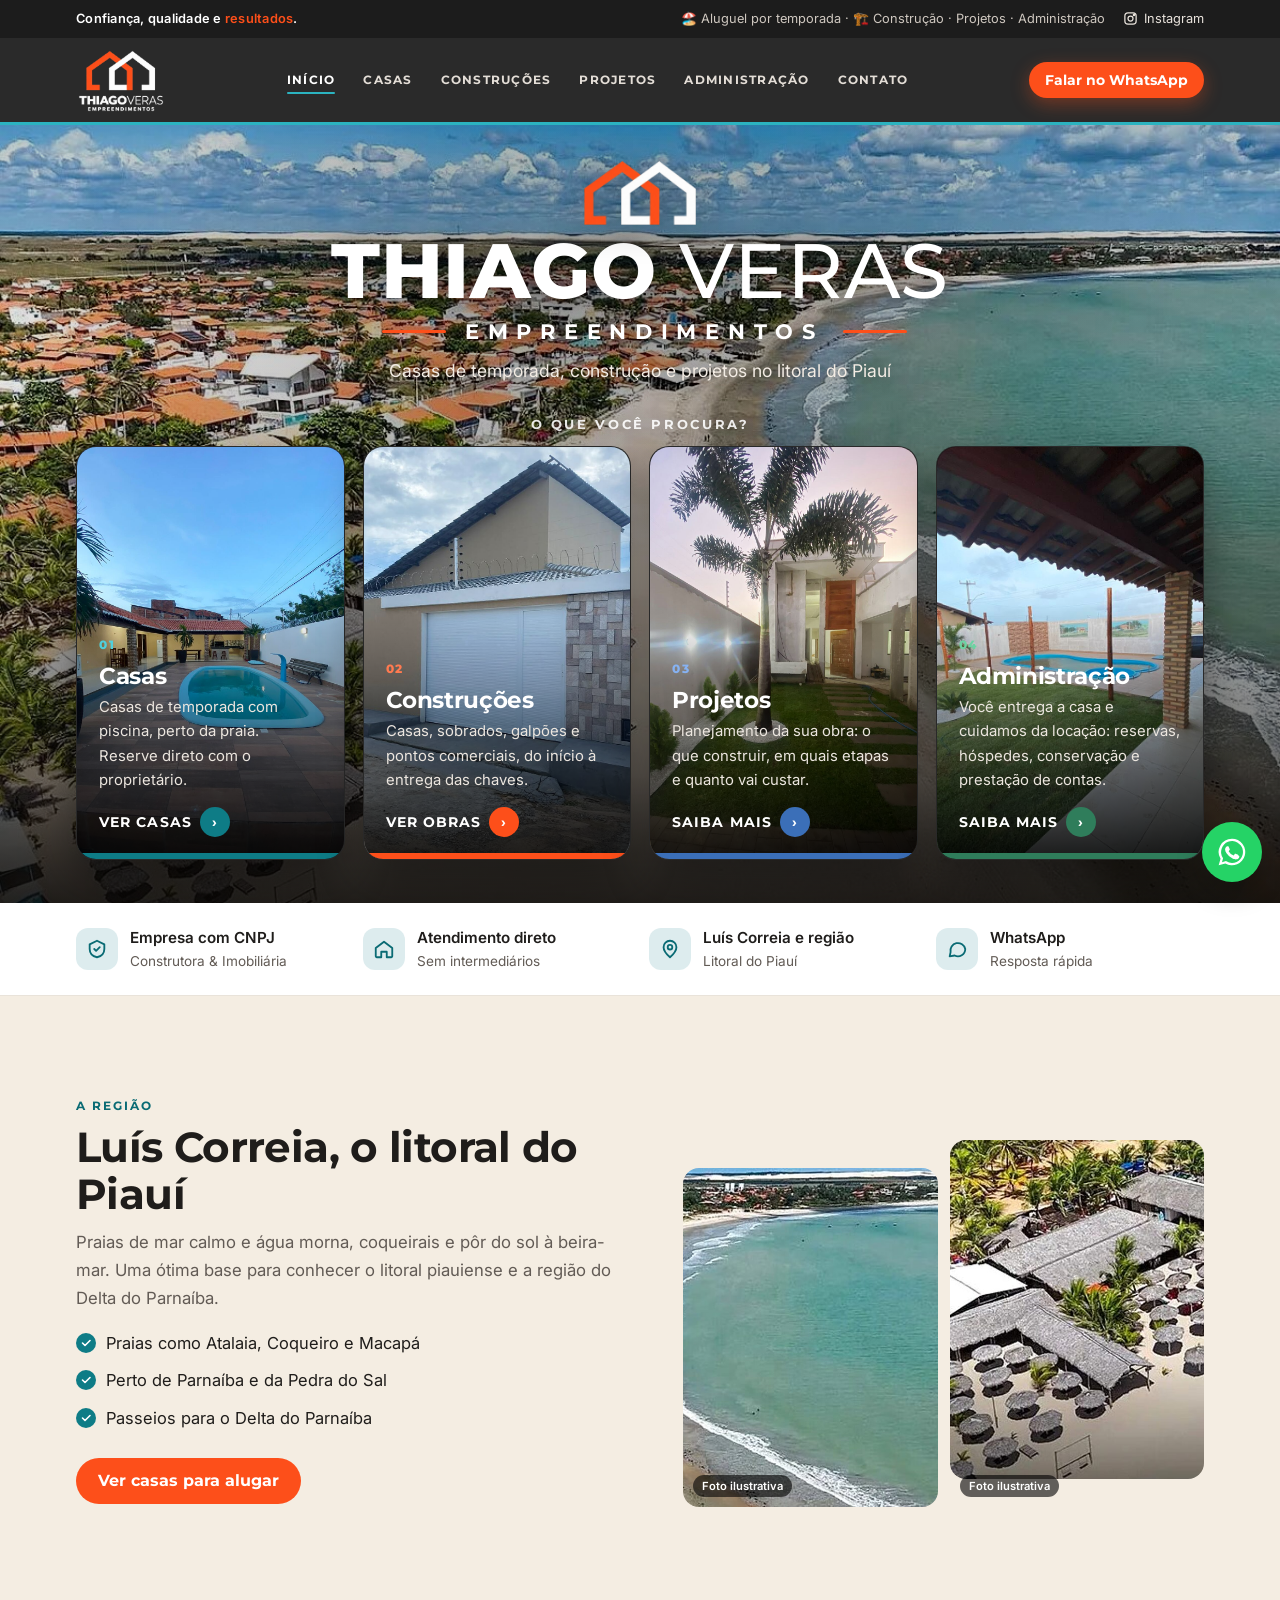
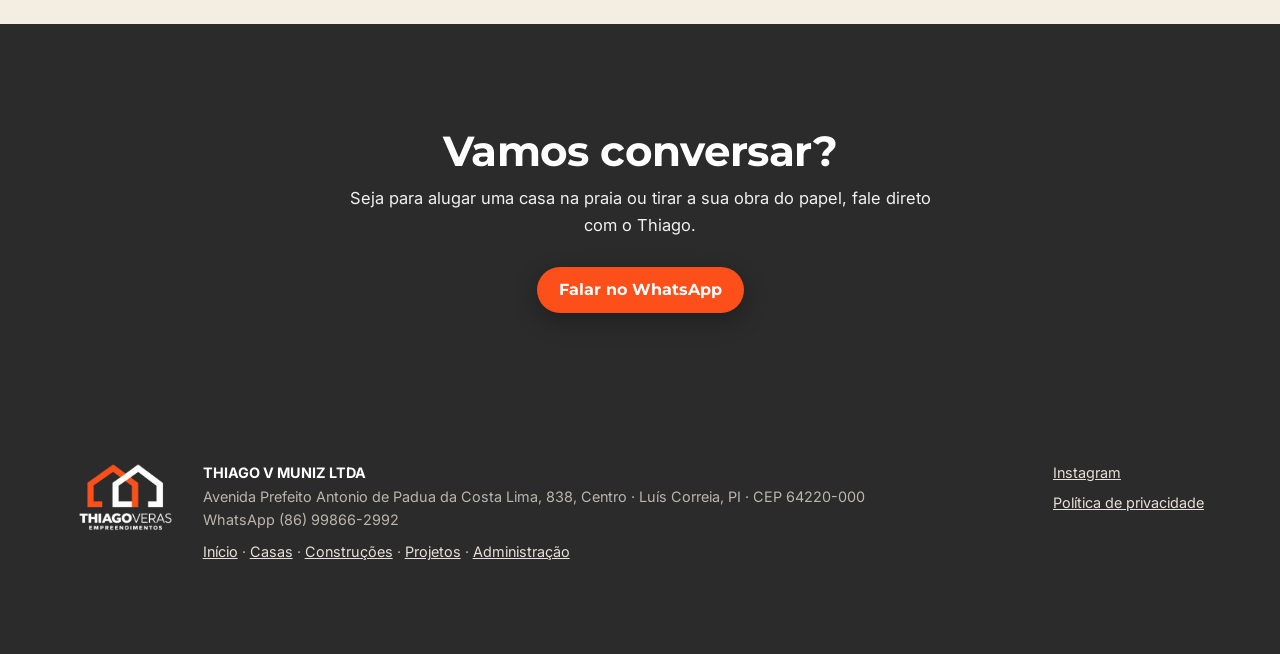
<file: index.html>
<!doctype html>
<html lang="pt-BR">
<head>
<meta charset="utf-8">
<meta name="viewport" content="width=device-width, initial-scale=1">
<title>Thiago Veras Empreendimentos — Casas de temporada, construção e projetos em Luís Correia, PI</title>
<meta name="description" content="Aluguel de casas de temporada, construção, projetos e administração de imóveis para temporada em Luís Correia e no litoral do Piauí.">
<meta property="og:title" content="Thiago Veras Empreendimentos — Casas de temporada, construção e projetos em Luís Correia, PI">
<meta property="og:description" content="Aluguel de casas de temporada, construção, projetos e administração de imóveis para temporada em Luís Correia e no litoral do Piauí.">
<meta property="og:image" content="img/capa.jpg">
<meta property="og:type" content="website">
<meta property="og:locale" content="pt_BR">
<meta name="theme-color" content="#2b2b2b">
<meta name="color-scheme" content="only light">
<link rel="icon" type="image/png" href="favicon.png">
<link rel="apple-touch-icon" href="icon-192.png">
<link rel="preconnect" href="https://fonts.googleapis.com">
<link rel="preconnect" href="https://fonts.gstatic.com" crossorigin>
<link href="https://fonts.googleapis.com/css2?family=Montserrat:wght@600;700;800&family=Inter:wght@400;500;600&display=swap" rel="stylesheet">
<link rel="stylesheet" href="style.css">
<script type="application/ld+json">
{
  "@context": "https://schema.org",
  "@type": "LocalBusiness",
  "name": "Thiago Veras Empreendimentos",
  "legalName": "THIAGO V MUNIZ LTDA",
  "slogan": "Confiança, qualidade e resultados",
  "image": "img/capa.jpg",
  "telephone": "+55 86 99866-2992",
  "address": {"@type": "PostalAddress", "streetAddress": "Avenida Prefeito Antonio de Padua da Costa Lima, 838, Centro", "addressLocality": "Luís Correia", "addressRegion": "PI", "postalCode": "64220-000", "addressCountry": "BR"},
  "sameAs": ["https://www.instagram.com/thiago_veras_empreendimentos/"]
}
</script>
</head><body class="tema-inicio" data-msg="Olá, Thiago! Vim pelo site e quero mais informações.">

<div class="topbar">
  <div class="wrap">
    <span class="slogan">Confiança, qualidade e <em>resultados</em>.</span>
    <span class="info">
      <span class="hide-sm">🏖️ Aluguel por temporada · 🏗️ Construção · Projetos · Administração</span>
      <a class="hide-sm" href="https://www.instagram.com/thiago_veras_empreendimentos/" rel="noopener" aria-label="Instagram"><svg viewBox="0 0 24 24" fill="none" stroke="currentColor" stroke-width="2" aria-hidden="true"><rect x="3" y="3" width="18" height="18" rx="5"/><circle cx="12" cy="12" r="4"/><circle cx="17.5" cy="6.5" r="1" fill="currentColor"/></svg>Instagram</a>
    </span>
  </div>
</div>

<header class="top" id="topo-fixo">
  <div class="wrap">
    <a class="logo" href="index.html" aria-label="Thiago Veras Empreendimentos, início"><img src="img/logo.png" alt="Thiago Veras Empreendimentos" width="90" height="64"></a>
    <nav class="menu" aria-label="Páginas">
      <a href="index.html" aria-current="page">Início</a>
      <a href="casas.html">Casas</a>
      <a href="construcoes.html">Construções</a>
      <a href="projetos.html">Projetos</a>
      <a href="administracao.html">Administração</a>
      <a href="#contato">Contato</a>
    </nav>
    <div class="head-cta">
      <a class="btn small wa-link" data-msg="Olá, Thiago! Vim pelo site e quero mais informações." href="#" rel="noopener">Falar no WhatsApp</a>
      <button type="button" class="burger" aria-label="Abrir menu" aria-expanded="false" aria-controls="menu-cel"><svg viewBox="0 0 24 24" fill="none" stroke="currentColor" stroke-width="2.2" stroke-linecap="round" aria-hidden="true"><path d="M4 7h16M4 12h16M4 17h16"/></svg></button>
    </div>
  </div>
</header>

<div class="drawer" id="menu-cel" aria-hidden="true">
  <div class="fundo"></div>
  <div class="painel" role="dialog" aria-label="Menu">
    <div class="topo"><img src="img/logo.png" alt="Thiago Veras Empreendimentos" width="76" height="54"><button type="button" class="fechar" aria-label="Fechar menu">×</button></div>
    <nav aria-label="Páginas">
      <a href="index.html" aria-current="page">Início</a>
      <a href="casas.html">Casas</a>
      <a href="construcoes.html">Construções</a>
      <a href="projetos.html">Projetos</a>
      <a href="administracao.html">Administração</a>
      <a href="#contato">Contato</a>
    </nav>
    <a class="btn wa-link" href="#" rel="noopener">Falar no WhatsApp</a>
    <div class="rodape">
      <span>📍 Luís Correia, Piauí</span>
      <a href="https://www.instagram.com/thiago_veras_empreendimentos/" rel="noopener">@thiago_veras_empreendimentos</a>
    </div>
  </div>
</div>

<main id="topo">
  <section class="hub" style="padding:0">
    <img class="fundo" src="img/capa.jpg" alt="" fetchpriority="high">
    <div class="wrap">
      <div class="marca">
        <img class="marca-icone" src="img/logo-icone.png" alt="" width="130" height="74">
        <h1>Thiago <span class="leve">Veras</span><span class="emp">Empreendimentos</span></h1>
        <p class="slogan-g">Casas de temporada, construção e projetos no litoral do Piauí</p>
      </div>
      <p class="escolha">O que você procura?</p>
      <div class="areas">
        <a class="area t-casas" href="casas.html" target="_blank" rel="noopener">
          <img src="img/casa-piscina-1.jpg" alt="">
          <div class="txt"><span class="num">01</span><h3>Casas</h3><p>Casas de temporada com piscina, perto da praia. Reserve direto com o proprietário.</p><span class="ir">Ver casas <span>›</span></span></div>
        </a>
        <a class="area t-construcoes" href="construcoes.html" target="_blank" rel="noopener">
          <img src="img/casa-fachada-2.jpg" alt="">
          <div class="txt"><span class="num">02</span><h3>Construções</h3><p>Casas, sobrados, galpões e pontos comerciais, do início à entrega das chaves.</p><span class="ir">Ver obras <span>›</span></span></div>
        </a>
        <a class="area t-projetos" href="projetos.html" target="_blank" rel="noopener">
          <img src="img/casa-moderna-1.jpg" alt="">
          <div class="txt"><span class="num">03</span><h3>Projetos</h3><p>Planejamento da sua obra: o que construir, em quais etapas e quanto vai custar.</p><span class="ir">Saiba mais <span>›</span></span></div>
        </a>
        <a class="area t-administracao" href="administracao.html" target="_blank" rel="noopener">
          <img src="img/casa-pergolado-1.jpg" alt="">
          <div class="txt"><span class="num">04</span><h3>Administração</h3><p>Você entrega a casa e cuidamos da locação: reservas, hóspedes, conservação e prestação de contas.</p><span class="ir">Saiba mais <span>›</span></span></div>
        </a>
      </div>
    </div>
    <span class="credit" id="credito-capa"></span>
  </section>

  <section class="trust" aria-label="Por que escolher a Thiago Veras">
    <ul>
      <li><i class="ico"><svg viewBox="0 0 24 24" fill="none" stroke="currentColor" stroke-width="2" stroke-linecap="round" stroke-linejoin="round" aria-hidden="true"><path d="M12 3l8 4v5c0 5-3.5 8-8 9-4.5-1-8-4-8-9V7z"/><path d="M9 12l2 2 4-4"/></svg></i><div>Empresa com CNPJ<span>Construtora &amp; Imobiliária</span></div></li>
      <li><i class="ico"><svg viewBox="0 0 24 24" fill="none" stroke="currentColor" stroke-width="2" stroke-linecap="round" stroke-linejoin="round" aria-hidden="true"><path d="M3 11l9-7 9 7v9a1 1 0 0 1-1 1h-5v-6H9v6H4a1 1 0 0 1-1-1z"/></svg></i><div>Atendimento direto<span>Sem intermediários</span></div></li>
      <li><i class="ico"><svg viewBox="0 0 24 24" fill="none" stroke="currentColor" stroke-width="2" stroke-linecap="round" stroke-linejoin="round" aria-hidden="true"><path d="M12 21s-7-6.2-7-11a7 7 0 0 1 14 0c0 4.8-7 11-7 11z"/><circle cx="12" cy="10" r="2.5"/></svg></i><div>Luís Correia e região<span>Litoral do Piauí</span></div></li>
      <li><i class="ico"><svg viewBox="0 0 24 24" fill="none" stroke="currentColor" stroke-width="2" stroke-linecap="round" stroke-linejoin="round" aria-hidden="true"><path d="M21 12a8 8 0 0 1-11.6 7.1L4 20l1-4.6A8 8 0 1 1 21 12z"/></svg></i><div>WhatsApp<span>Resposta rápida</span></div></li>
    </ul>
  </section>

  <section id="regiao" class="region">
    <div class="wrap grid">
      <div>
        <p class="eyebrow">A região</p>
        <h2>Luís Correia, o litoral do Piauí</h2>
        <p class="lead" style="margin-bottom:0">Praias de mar calmo e água morna, coqueirais e pôr do sol à beira-mar. Uma ótima base para conhecer o litoral piauiense e a região do Delta do Parnaíba.</p>
        <ul class="ticks">
          <li>Praias como Atalaia, Coqueiro e Macapá</li>
          <li>Perto de Parnaíba e da Pedra do Sal</li>
          <li>Passeios para o Delta do Parnaíba</li>
        </ul>
        <p style="margin-top:26px"><a class="btn" href="casas.html">Ver casas para alugar</a></p>
      </div>
      <div class="pics" id="pics-regiao">
        <div class="foto"><img loading="lazy" src="img/lugar-mar.jpg" alt="Praia de mar calmo e águas esverdeadas"></div>
        <div class="foto"><img loading="lazy" src="img/lugar-barracas.jpg" alt="Barracas de palha na faixa de areia"></div>
      </div>
    </div>
  </section>

  <section class="cta" id="contato">
    <div class="wrap">
      <h2>Vamos conversar?</h2>
      <p>Seja para alugar uma casa na praia ou tirar a sua obra do papel, fale direto com o Thiago.</p>
      <a class="btn wa-link" href="#" rel="noopener">Falar no WhatsApp</a>
    </div>
  </section>
</main>

<footer>
  <div class="wrap grid">
    <img src="img/logo.png" alt="Thiago Veras Empreendimentos" width="99" height="70">
    <div>
      <div><b>THIAGO V MUNIZ LTDA</b></div>
      <div>Avenida Prefeito Antonio de Padua da Costa Lima, 838, Centro · Luís Correia, PI · CEP 64220-000</div>
      <div>WhatsApp (86) 99866-2992</div>
      <div style="margin-top:8px"><a href="index.html">Início</a> · <a href="casas.html">Casas</a> · <a href="construcoes.html">Construções</a> · <a href="projetos.html">Projetos</a> · <a href="administracao.html">Administração</a></div>
    </div>
    <div class="links">
      <a href="https://www.instagram.com/thiago_veras_empreendimentos/" rel="noopener">Instagram</a>
      <a href="https://163-176-74-32.sslip.io/privacidade" rel="noopener">Política de privacidade</a>
    </div>
  </div>
</footer>

<a class="wa-float wa-link" href="#" rel="noopener" aria-label="Falar no WhatsApp">
  <svg viewBox="0 0 24 24" fill="currentColor" aria-hidden="true"><path d="M12 2a10 10 0 0 0-8.6 15.1L2 22l5-1.3A10 10 0 1 0 12 2zm0 18.2a8.2 8.2 0 0 1-4.2-1.2l-.3-.2-3 .8.8-2.9-.2-.3A8.2 8.2 0 1 1 12 20.2zm4.5-6.1c-.2-.1-1.5-.7-1.7-.8-.2-.1-.4-.1-.6.1l-.8 1c-.1.2-.3.2-.5.1a6.7 6.7 0 0 1-3.3-2.9c-.2-.4.2-.4.7-1.3.1-.2 0-.3 0-.4l-.8-1.8c-.2-.5-.4-.4-.6-.4h-.5a1 1 0 0 0-.7.3 3 3 0 0 0-.9 2.2 5.1 5.1 0 0 0 1.1 2.7 11.7 11.7 0 0 0 4.5 4c1.7.7 2.3.8 3.2.6.5-.1 1.5-.6 1.7-1.2.2-.6.2-1.1.2-1.2-.1-.1-.3-.2-.5-.3z"/></svg>
</a>

<dialog id="gal" class="gal" aria-label="Fotos">
  <div class="stage"><img alt=""></div>
  <p class="cap"></p>
  <button type="button" class="icon-btn x" aria-label="Fechar">×</button>
  <button type="button" class="icon-btn prev" aria-label="Foto anterior">‹</button>
  <button type="button" class="icon-btn next" aria-label="Próxima foto">›</button>
</dialog>

<script src="casas.js"></script>
<script src="site.js"></script>
</body>
</html>
</file>
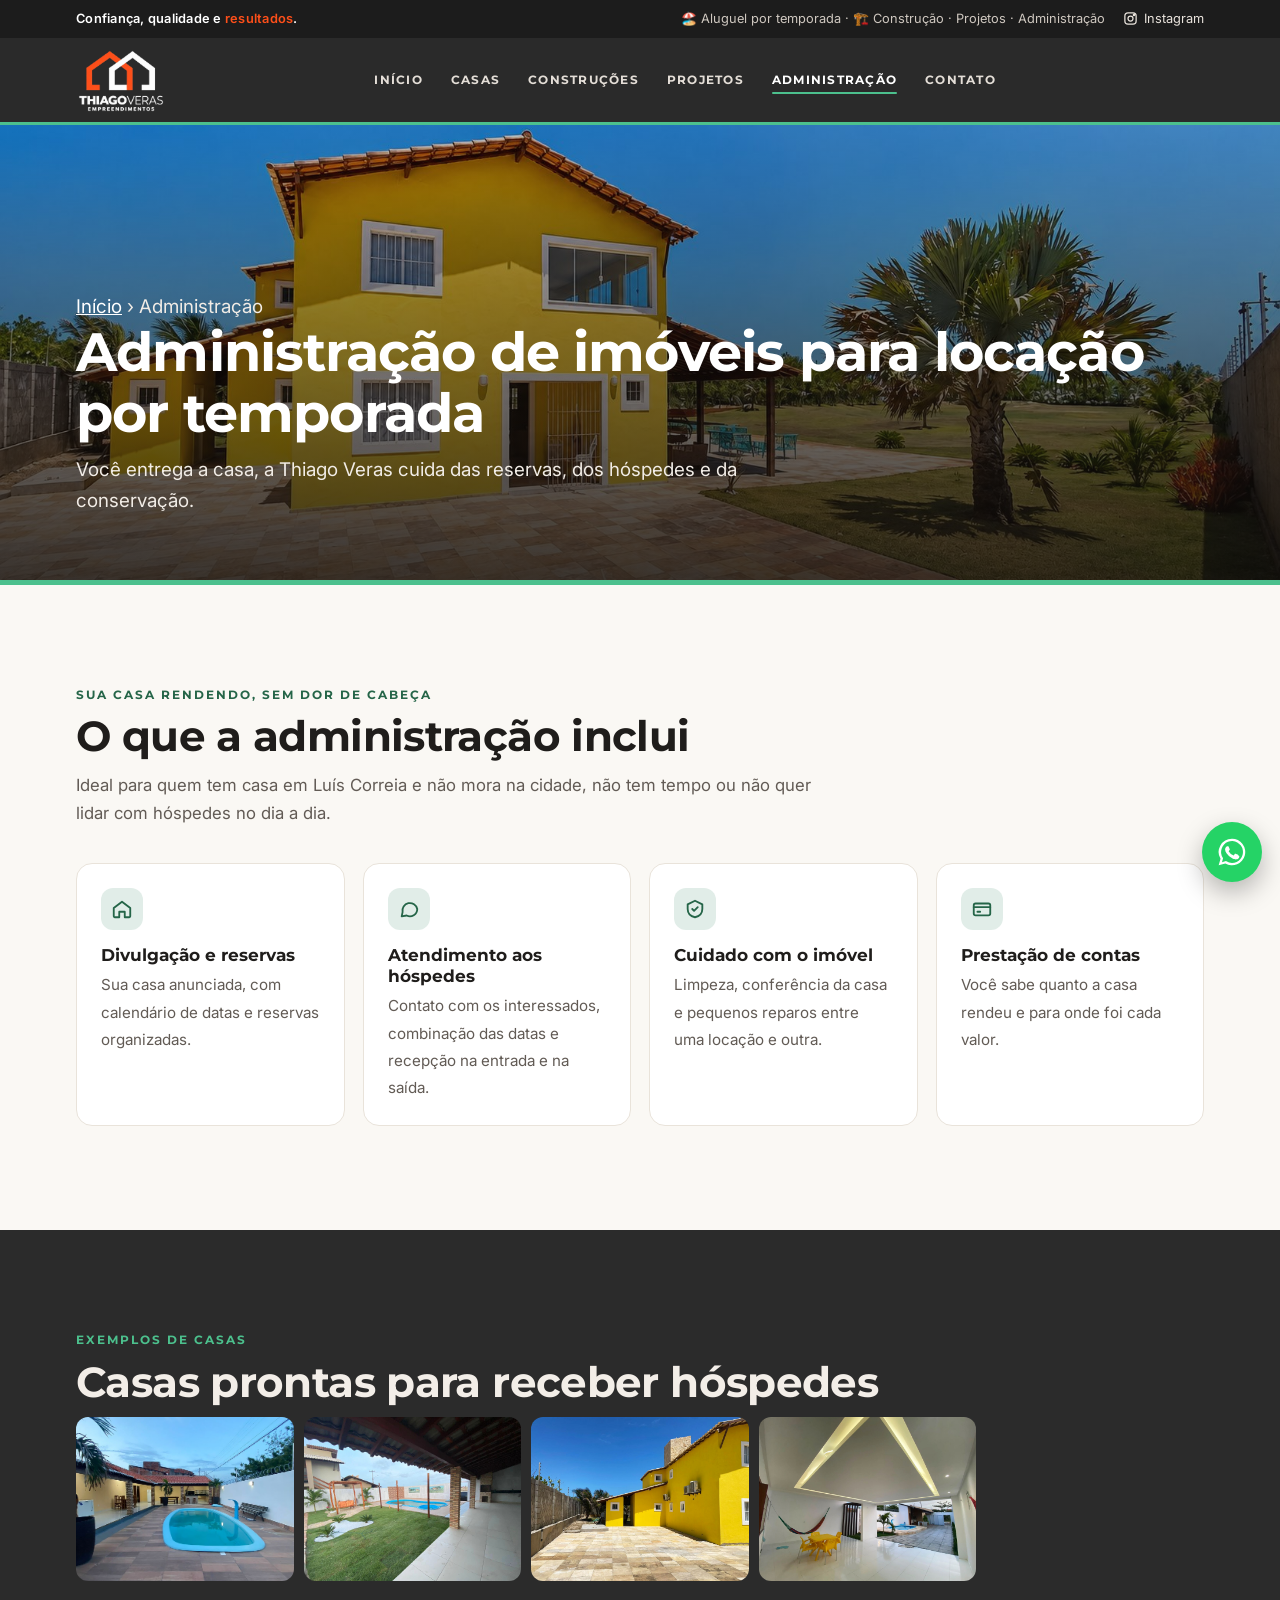
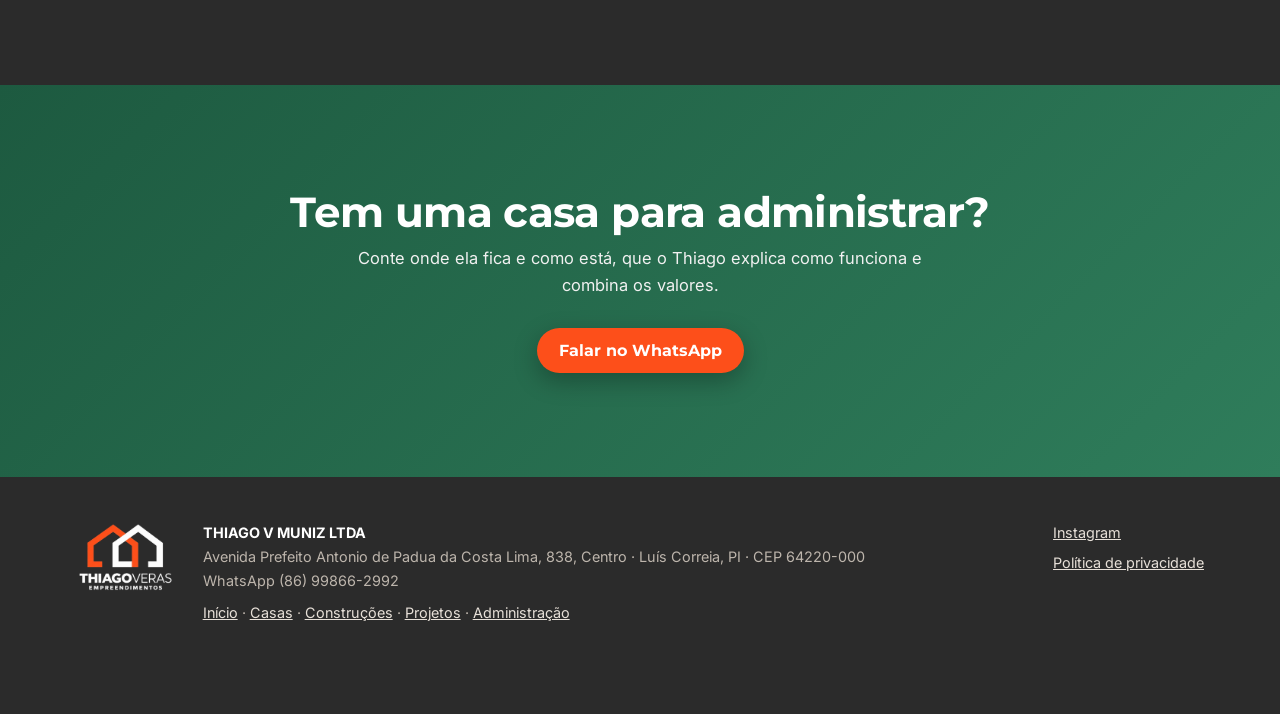
<file: administracao.html>
<!doctype html>
<html lang="pt-BR">
<head>
<meta charset="utf-8">
<meta name="viewport" content="width=device-width, initial-scale=1">
<title>Administração de imóveis para temporada — Thiago Veras Empreendimentos, Luís Correia, PI</title>
<meta name="description" content="Entregue sua casa para o Thiago administrar e cuidar da locação por temporada em Luís Correia, PI: reservas, hóspedes, limpeza e prestação de contas.">
<meta property="og:title" content="Administração de imóveis para temporada — Thiago Veras Empreendimentos, Luís Correia, PI">
<meta property="og:description" content="Entregue sua casa para o Thiago administrar e cuidar da locação por temporada em Luís Correia, PI: reservas, hóspedes, limpeza e prestação de contas.">
<meta property="og:image" content="img/casa-amarela-capa.jpg">
<meta property="og:type" content="website">
<meta property="og:locale" content="pt_BR">
<meta name="theme-color" content="#2b2b2b">
<meta name="color-scheme" content="only light">
<link rel="icon" type="image/png" href="favicon.png">
<link rel="apple-touch-icon" href="icon-192.png">
<link rel="preconnect" href="https://fonts.googleapis.com">
<link rel="preconnect" href="https://fonts.gstatic.com" crossorigin>
<link href="https://fonts.googleapis.com/css2?family=Montserrat:wght@600;700;800&family=Inter:wght@400;500;600&display=swap" rel="stylesheet">
<link rel="stylesheet" href="style.css">
</head><body class="tema-administracao" data-msg="Olá, Thiago! Tenho uma casa e quero falar sobre administração para locação.">

<div class="topbar">
  <div class="wrap">
    <span class="slogan">Confiança, qualidade e <em>resultados</em>.</span>
    <span class="info">
      <span class="hide-sm">🏖️ Aluguel por temporada · 🏗️ Construção · Projetos · Administração</span>
      <a class="hide-sm" href="https://www.instagram.com/thiago_veras_empreendimentos/" rel="noopener" aria-label="Instagram"><svg viewBox="0 0 24 24" fill="none" stroke="currentColor" stroke-width="2" aria-hidden="true"><rect x="3" y="3" width="18" height="18" rx="5"/><circle cx="12" cy="12" r="4"/><circle cx="17.5" cy="6.5" r="1" fill="currentColor"/></svg>Instagram</a>
    </span>
  </div>
</div>

<header class="top" id="topo-fixo">
  <div class="wrap">
    <a class="logo" href="index.html" aria-label="Thiago Veras Empreendimentos, início"><img src="img/logo.png" alt="Thiago Veras Empreendimentos" width="90" height="64"></a>
    <nav class="menu" aria-label="Páginas">
      <a href="index.html">Início</a>
      <a href="casas.html">Casas</a>
      <a href="construcoes.html">Construções</a>
      <a href="projetos.html">Projetos</a>
      <a href="administracao.html" aria-current="page">Administração</a>
      <a href="#contato">Contato</a>
    </nav>
    <div class="head-cta">
      <!-- Sem CTA no cabeçalho desta página -->
      <button type="button" class="burger" aria-label="Abrir menu" aria-expanded="false" aria-controls="menu-cel"><svg viewBox="0 0 24 24" fill="none" stroke="currentColor" stroke-width="2.2" stroke-linecap="round" aria-hidden="true"><path d="M4 7h16M4 12h16M4 17h16"/></svg></button>
    </div>
  </div>
</header>

<div class="drawer" id="menu-cel" aria-hidden="true">
  <div class="fundo"></div>
  <div class="painel" role="dialog" aria-label="Menu">
    <div class="topo"><img src="img/logo.png" alt="Thiago Veras Empreendimentos" width="76" height="54"><button type="button" class="fechar" aria-label="Fechar menu">×</button></div>
    <nav aria-label="Páginas">
      <a href="index.html">Início</a>
      <a href="casas.html">Casas</a>
      <a href="construcoes.html">Construções</a>
      <a href="projetos.html">Projetos</a>
      <a href="administracao.html" aria-current="page">Administração</a>
      <a href="#contato">Contato</a>
    </nav>
    <a class="btn wa-link" href="#" rel="noopener">Falar no WhatsApp</a>
    <div class="rodape">
      <span>📍 Luís Correia, Piauí</span>
      <a href="https://www.instagram.com/thiago_veras_empreendimentos/" rel="noopener">@thiago_veras_empreendimentos</a>
    </div>
  </div>
</div>

<main id="topo">
  <section class="page-hero" style="padding:0">
    <img src="img/casa-amarela-capa.jpg" alt="Casa amarela de dois andares com área externa ampla" fetchpriority="high">
    <div class="wrap">
      <p class="crumb"><a href="index.html">Início</a> › Administração</p>
      <h1>Administração de imóveis para locação por temporada</h1>
      <p>Você entrega a casa, a Thiago Veras cuida das reservas, dos hóspedes e da conservação.</p>
    </div>
  </section>

  <section>
    <div class="wrap">
      <p class="eyebrow">Sua casa rendendo, sem dor de cabeça</p>
      <h2>O que a administração inclui</h2>
      <p class="lead">Ideal para quem tem casa em Luís Correia e não mora na cidade, não tem tempo ou não quer lidar com hóspedes no dia a dia.</p>
      <div class="servicos">
        <div class="servico"><i class="ico"><svg viewBox="0 0 24 24" fill="none" stroke="currentColor" stroke-width="2" stroke-linecap="round" stroke-linejoin="round" aria-hidden="true"><path d="M3 11l9-7 9 7v9a1 1 0 0 1-1 1h-5v-6H9v6H4a1 1 0 0 1-1-1z"/></svg></i><b>Divulgação e reservas</b><span>Sua casa anunciada, com calendário de datas e reservas organizadas.</span></div>
        <div class="servico"><i class="ico"><svg viewBox="0 0 24 24" fill="none" stroke="currentColor" stroke-width="2" stroke-linecap="round" stroke-linejoin="round" aria-hidden="true"><path d="M21 12a8 8 0 0 1-11.6 7.1L4 20l1-4.6A8 8 0 1 1 21 12z"/></svg></i><b>Atendimento aos hóspedes</b><span>Contato com os interessados, combinação das datas e recepção na entrada e na saída.</span></div>
        <div class="servico"><i class="ico"><svg viewBox="0 0 24 24" fill="none" stroke="currentColor" stroke-width="2" stroke-linecap="round" stroke-linejoin="round" aria-hidden="true"><path d="M12 3l8 4v5c0 5-3.5 8-8 9-4.5-1-8-4-8-9V7z"/><path d="M9 12l2 2 4-4"/></svg></i><b>Cuidado com o imóvel</b><span>Limpeza, conferência da casa e pequenos reparos entre uma locação e outra.</span></div>
        <div class="servico"><i class="ico"><svg viewBox="0 0 24 24" fill="none" stroke="currentColor" stroke-width="2" stroke-linecap="round" stroke-linejoin="round" aria-hidden="true"><rect x="3" y="6" width="18" height="13" rx="2"/><path d="M3 10h18M7 15h3"/></svg></i><b>Prestação de contas</b><span>Você sabe quanto a casa rendeu e para onde foi cada valor.</span></div>
      </div>
    </div>
  </section>

  <section class="build">
    <div class="wrap">
      <p class="eyebrow">Exemplos de casas</p>
      <h2>Casas prontas para receber hóspedes</h2>
      <div class="gallery" data-galeria="Casas">
        <button type="button"><img loading="lazy" src="img/casa-piscina-1.jpg" alt="Casa com piscina e área gourmet"></button>
        <button type="button"><img loading="lazy" src="img/casa-pergolado-1.jpg" alt="Casa com jardim, pergolado e piscina"></button>
        <button type="button"><img loading="lazy" src="img/casa-amarela-2.jpg" alt="Casa amarela de dois andares"></button>
        <button type="button"><img loading="lazy" src="img/casa-piscina-3.jpg" alt="Varanda com rede e forro rebaixado"></button>
      </div>
    </div>
  </section>

  <section class="cta" id="contato">
    <div class="wrap">
      <h2>Tem uma casa para administrar?</h2>
      <p>Conte onde ela fica e como está, que o Thiago explica como funciona e combina os valores.</p>
      <a class="btn wa-link" href="#" rel="noopener">Falar no WhatsApp</a>
    </div>
  </section>
</main>

<footer>
  <div class="wrap grid">
    <img src="img/logo.png" alt="Thiago Veras Empreendimentos" width="99" height="70">
    <div>
      <div><b>THIAGO V MUNIZ LTDA</b></div>
      <div>Avenida Prefeito Antonio de Padua da Costa Lima, 838, Centro · Luís Correia, PI · CEP 64220-000</div>
      <div>WhatsApp (86) 99866-2992</div>
      <div style="margin-top:8px"><a href="index.html">Início</a> · <a href="casas.html">Casas</a> · <a href="construcoes.html">Construções</a> · <a href="projetos.html">Projetos</a> · <a href="administracao.html">Administração</a></div>
    </div>
    <div class="links">
      <a href="https://www.instagram.com/thiago_veras_empreendimentos/" rel="noopener">Instagram</a>
      <a href="https://163-176-74-32.sslip.io/privacidade" rel="noopener">Política de privacidade</a>
    </div>
  </div>
</footer>

<a class="wa-float wa-link" href="#" rel="noopener" aria-label="Falar no WhatsApp">
  <svg viewBox="0 0 24 24" fill="currentColor" aria-hidden="true"><path d="M12 2a10 10 0 0 0-8.6 15.1L2 22l5-1.3A10 10 0 1 0 12 2zm0 18.2a8.2 8.2 0 0 1-4.2-1.2l-.3-.2-3 .8.8-2.9-.2-.3A8.2 8.2 0 1 1 12 20.2zm4.5-6.1c-.2-.1-1.5-.7-1.7-.8-.2-.1-.4-.1-.6.1l-.8 1c-.1.2-.3.2-.5.1a6.7 6.7 0 0 1-3.3-2.9c-.2-.4.2-.4.7-1.3.1-.2 0-.3 0-.4l-.8-1.8c-.2-.5-.4-.4-.6-.4h-.5a1 1 0 0 0-.7.3 3 3 0 0 0-.9 2.2 5.1 5.1 0 0 0 1.1 2.7 11.7 11.7 0 0 0 4.5 4c1.7.7 2.3.8 3.2.6.5-.1 1.5-.6 1.7-1.2.2-.6.2-1.1.2-1.2-.1-.1-.3-.2-.5-.3z"/></svg>
</a>

<dialog id="gal" class="gal" aria-label="Fotos">
  <div class="stage"><img alt=""></div>
  <p class="cap"></p>
  <button type="button" class="icon-btn x" aria-label="Fechar">×</button>
  <button type="button" class="icon-btn prev" aria-label="Foto anterior">‹</button>
  <button type="button" class="icon-btn next" aria-label="Próxima foto">›</button>
</dialog>

<script src="casas.js"></script>
<script src="site.js"></script>
</body>
</html>
</file>
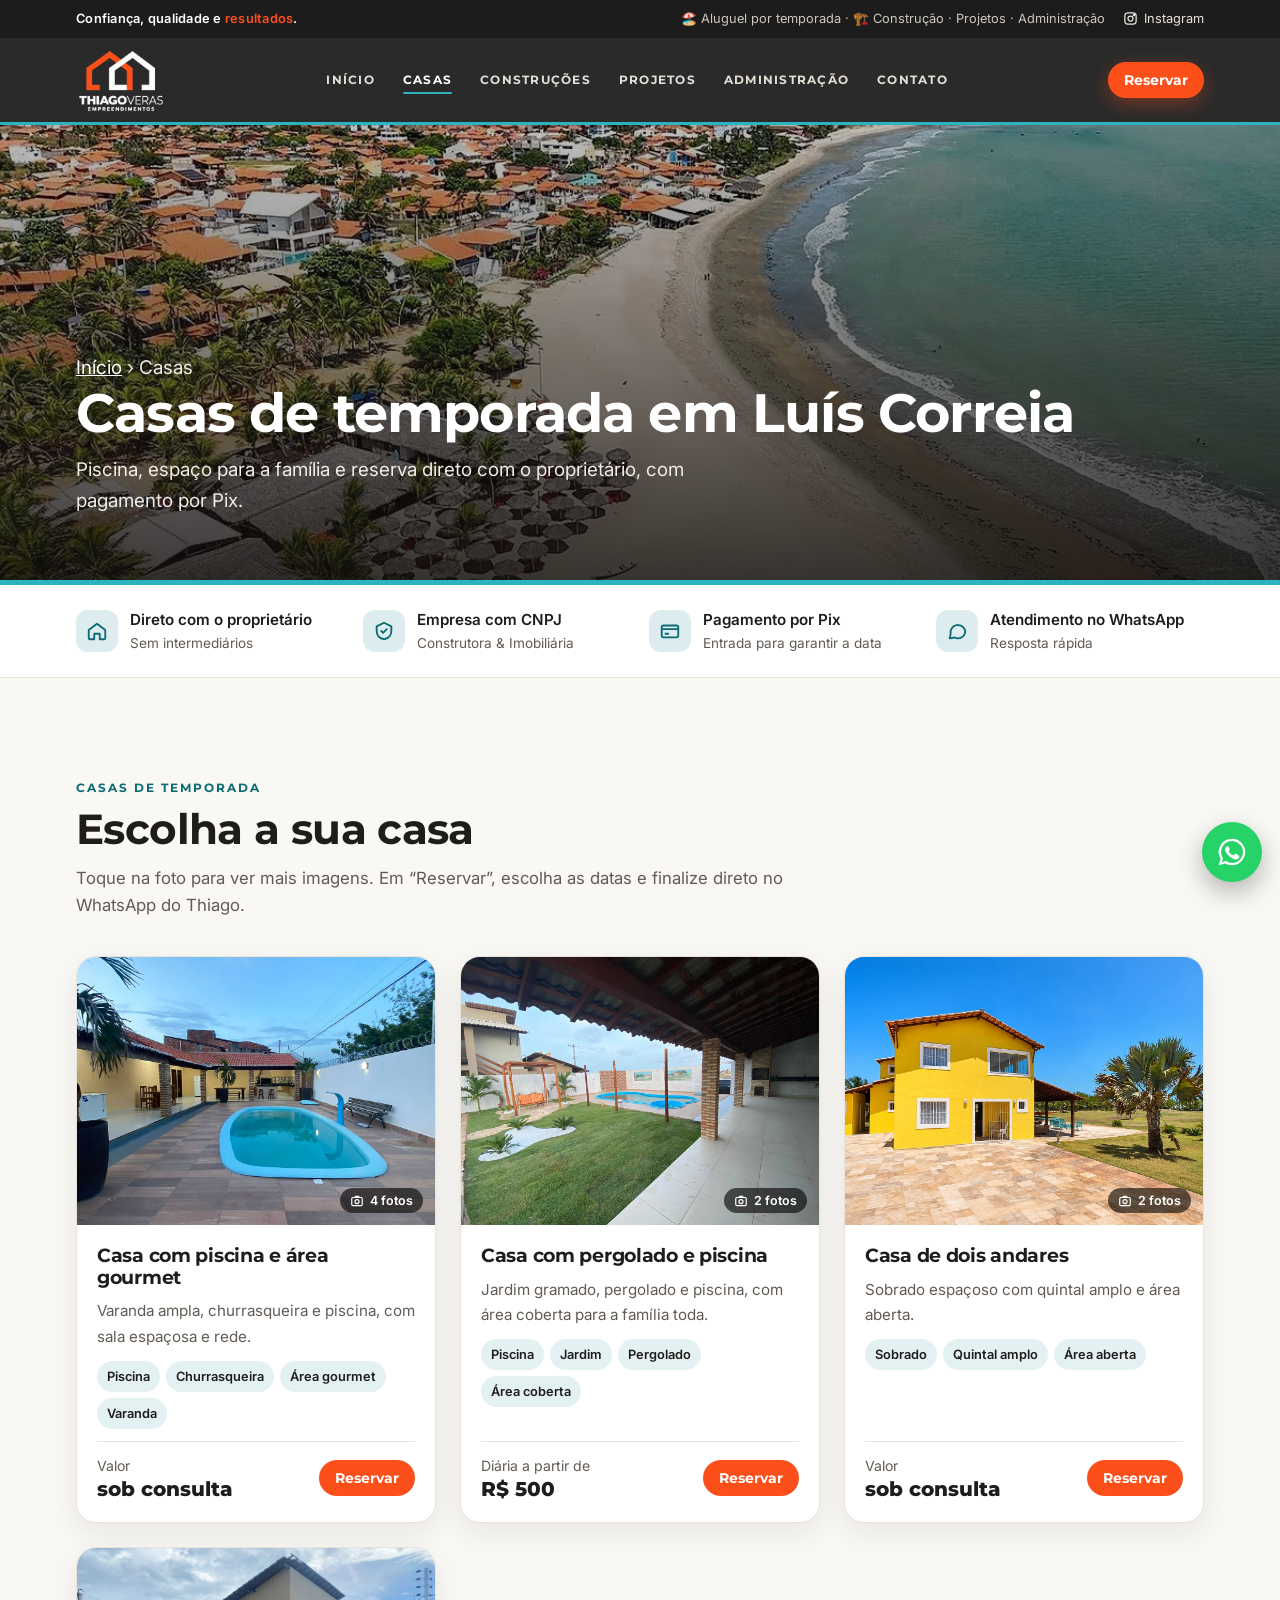
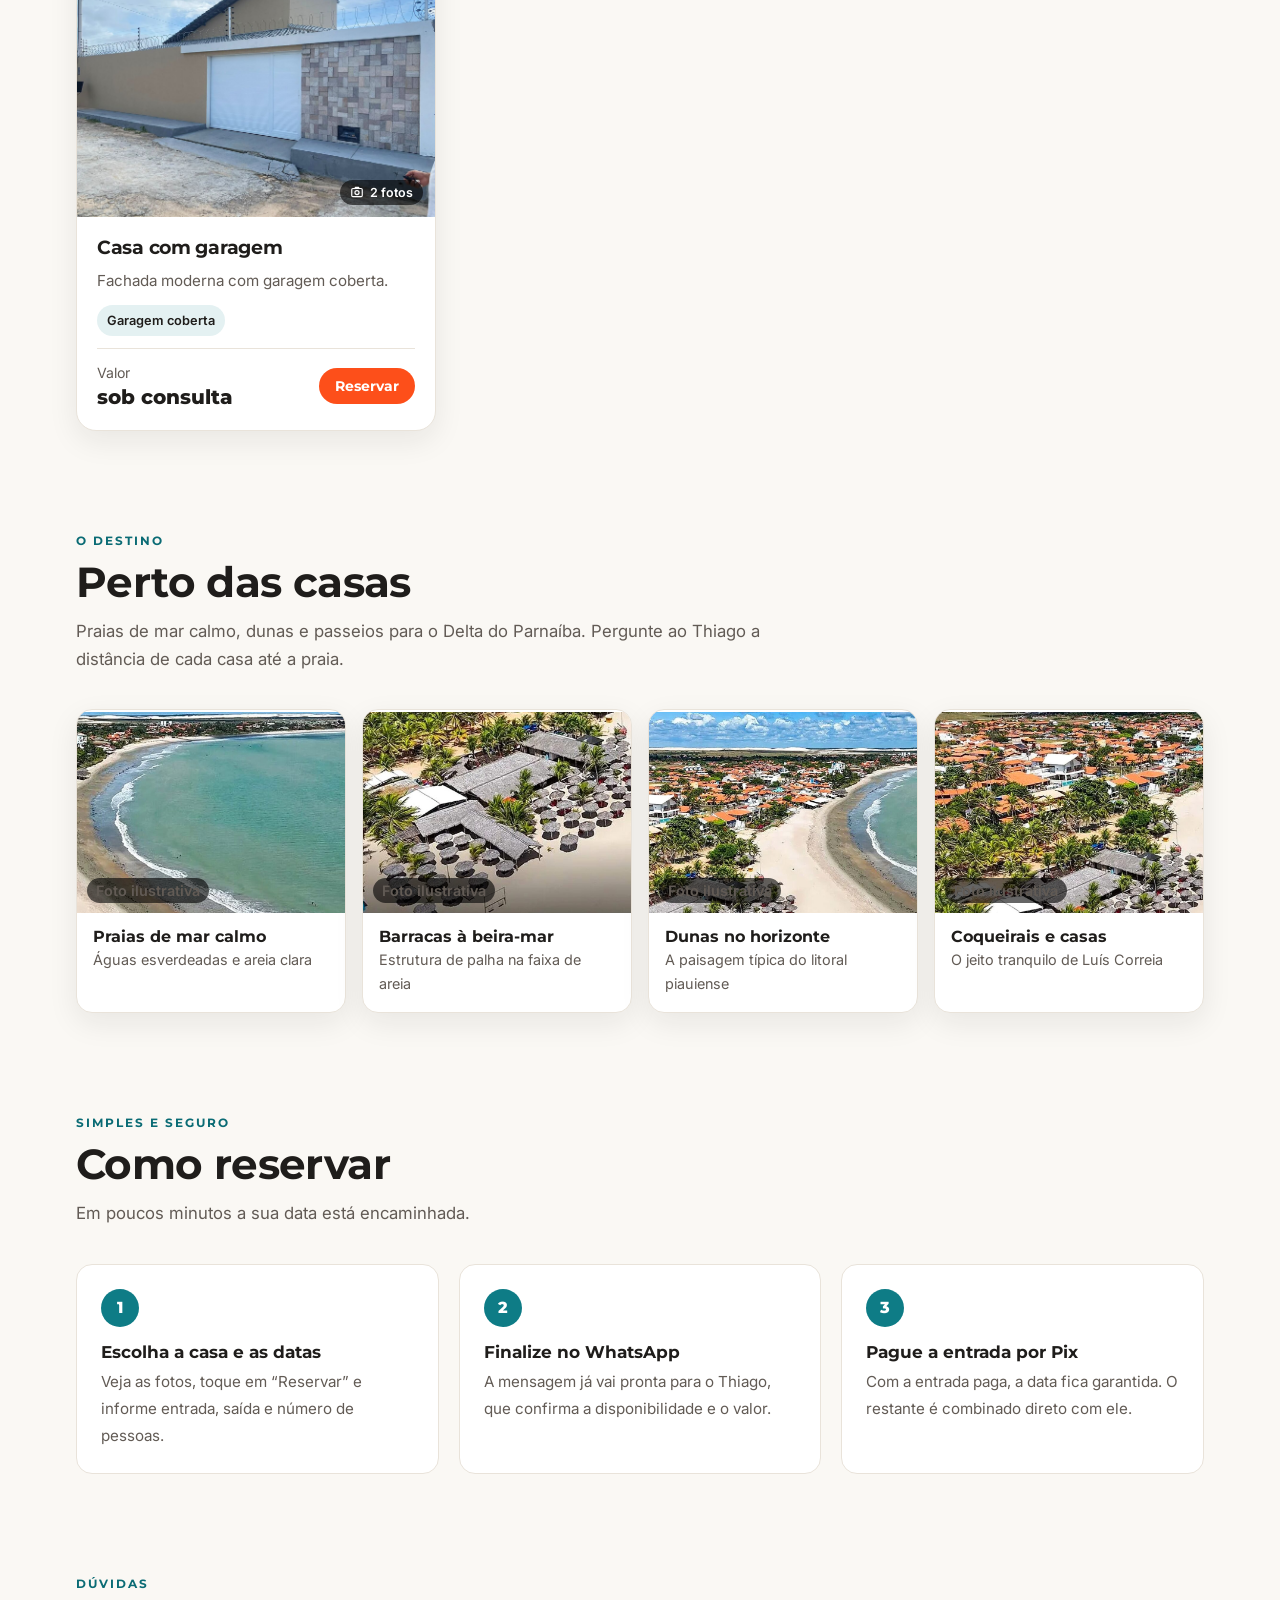
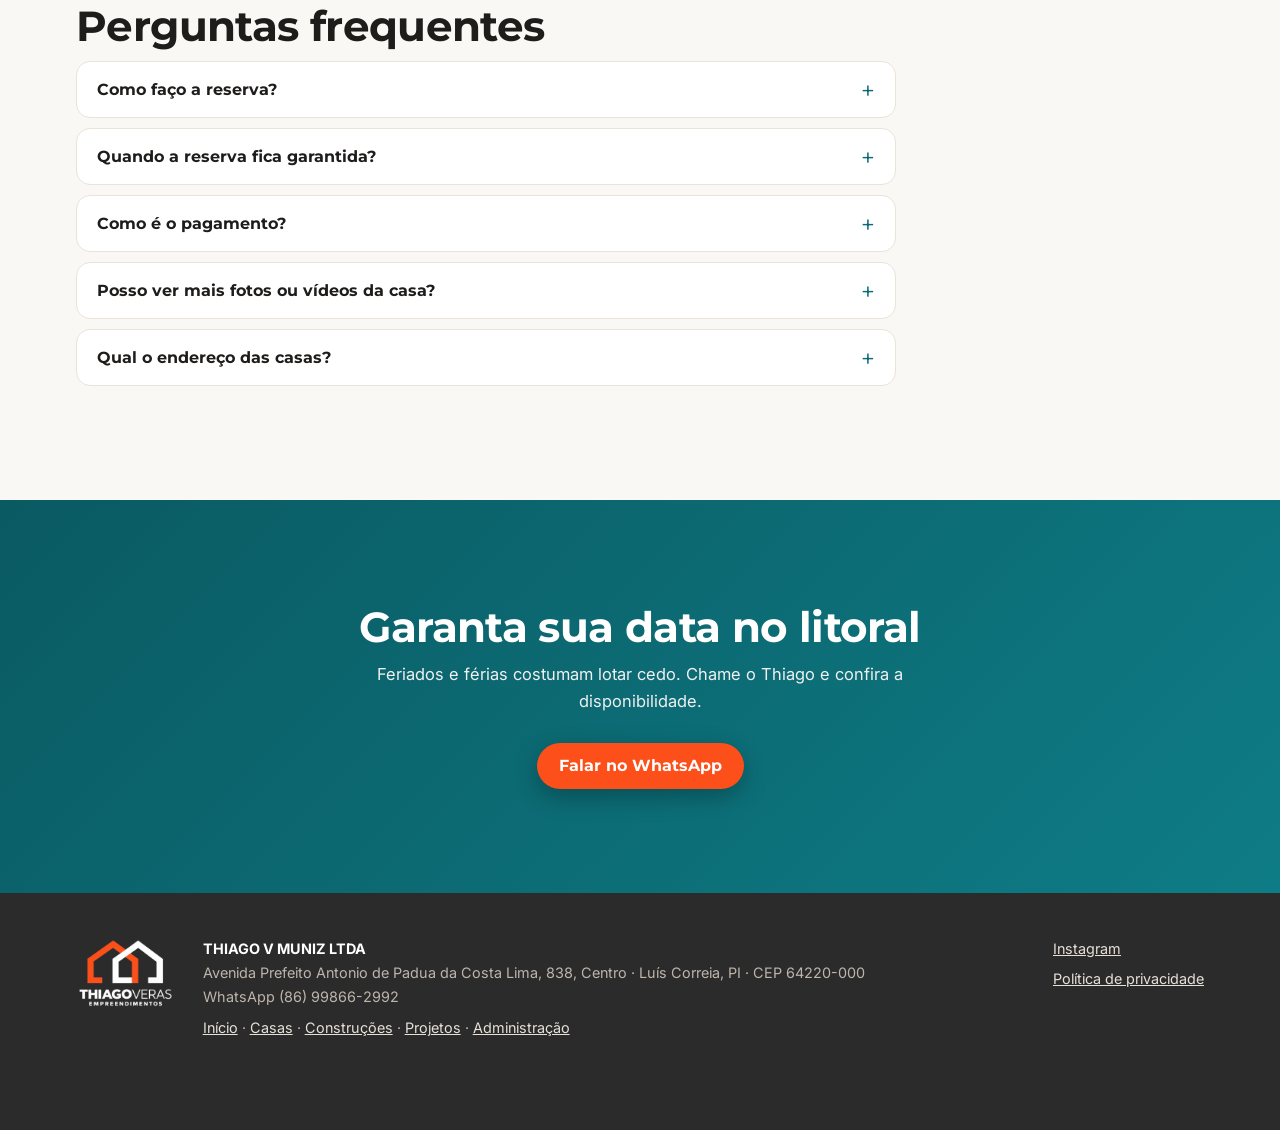
<file: casas.html>
<!doctype html>
<html lang="pt-BR">
<head>
<meta charset="utf-8">
<meta name="viewport" content="width=device-width, initial-scale=1">
<title>Casas de temporada em Luís Correia, PI — Thiago Veras Empreendimentos</title>
<meta name="description" content="Casas de temporada com piscina em Luís Correia. Escolha a casa e as datas e reserve direto com o proprietário pelo WhatsApp.">
<meta property="og:title" content="Casas de temporada em Luís Correia, PI — Thiago Veras Empreendimentos">
<meta property="og:description" content="Casas de temporada com piscina em Luís Correia. Escolha a casa e as datas e reserve direto com o proprietário pelo WhatsApp.">
<meta property="og:image" content="img/casa-piscina-1.jpg">
<meta property="og:type" content="website">
<meta property="og:locale" content="pt_BR">
<meta name="theme-color" content="#2b2b2b">
<meta name="color-scheme" content="only light">
<link rel="icon" type="image/png" href="favicon.png">
<link rel="apple-touch-icon" href="icon-192.png">
<link rel="preconnect" href="https://fonts.googleapis.com">
<link rel="preconnect" href="https://fonts.gstatic.com" crossorigin>
<link href="https://fonts.googleapis.com/css2?family=Montserrat:wght@600;700;800&family=Inter:wght@400;500;600&display=swap" rel="stylesheet">
<link rel="stylesheet" href="style.css">
</head><body class="tema-casas" data-msg="Olá, Thiago! Quero saber sobre as casas de temporada.">

<div class="topbar">
  <div class="wrap">
    <span class="slogan">Confiança, qualidade e <em>resultados</em>.</span>
    <span class="info">
      <span class="hide-sm">🏖️ Aluguel por temporada · 🏗️ Construção · Projetos · Administração</span>
      <a class="hide-sm" href="https://www.instagram.com/thiago_veras_empreendimentos/" rel="noopener" aria-label="Instagram"><svg viewBox="0 0 24 24" fill="none" stroke="currentColor" stroke-width="2" aria-hidden="true"><rect x="3" y="3" width="18" height="18" rx="5"/><circle cx="12" cy="12" r="4"/><circle cx="17.5" cy="6.5" r="1" fill="currentColor"/></svg>Instagram</a>
    </span>
  </div>
</div>

<header class="top" id="topo-fixo">
  <div class="wrap">
    <a class="logo" href="index.html" aria-label="Thiago Veras Empreendimentos, início"><img src="img/logo.png" alt="Thiago Veras Empreendimentos" width="90" height="64"></a>
    <nav class="menu" aria-label="Páginas">
      <a href="index.html">Início</a>
      <a href="casas.html" aria-current="page">Casas</a>
      <a href="construcoes.html">Construções</a>
      <a href="projetos.html">Projetos</a>
      <a href="administracao.html">Administração</a>
      <a href="#contato">Contato</a>
    </nav>
    <div class="head-cta">
      <a class="btn small" href="#casas">Reservar</a>
      <button type="button" class="burger" aria-label="Abrir menu" aria-expanded="false" aria-controls="menu-cel"><svg viewBox="0 0 24 24" fill="none" stroke="currentColor" stroke-width="2.2" stroke-linecap="round" aria-hidden="true"><path d="M4 7h16M4 12h16M4 17h16"/></svg></button>
    </div>
  </div>
</header>

<div class="drawer" id="menu-cel" aria-hidden="true">
  <div class="fundo"></div>
  <div class="painel" role="dialog" aria-label="Menu">
    <div class="topo"><img src="img/logo.png" alt="Thiago Veras Empreendimentos" width="76" height="54"><button type="button" class="fechar" aria-label="Fechar menu">×</button></div>
    <nav aria-label="Páginas">
      <a href="index.html">Início</a>
      <a href="casas.html" aria-current="page">Casas</a>
      <a href="construcoes.html">Construções</a>
      <a href="projetos.html">Projetos</a>
      <a href="administracao.html">Administração</a>
      <a href="#contato">Contato</a>
    </nav>
    <a class="btn wa-link" href="#" rel="noopener">Falar no WhatsApp</a>
    <div class="rodape">
      <span>📍 Luís Correia, Piauí</span>
      <a href="https://www.instagram.com/thiago_veras_empreendimentos/" rel="noopener">@thiago_veras_empreendimentos</a>
    </div>
  </div>
</div>

<main id="topo">
  <section class="page-hero" style="padding:0">
    <img src="img/capa.jpg" alt="Praia de Luís Correia vista do alto" fetchpriority="high">
    <div class="wrap">
      <p class="crumb"><a href="index.html">Início</a> › Casas</p>
      <h1>Casas de temporada em Luís Correia</h1>
      <p>Piscina, espaço para a família e reserva direto com o proprietário, com pagamento por Pix.</p>
    </div>
  </section>

  <section class="trust" aria-label="Por que reservar com a gente">
    <ul>
      <li><i class="ico"><svg viewBox="0 0 24 24" fill="none" stroke="currentColor" stroke-width="2" stroke-linecap="round" stroke-linejoin="round" aria-hidden="true"><path d="M3 11l9-7 9 7v9a1 1 0 0 1-1 1h-5v-6H9v6H4a1 1 0 0 1-1-1z"/></svg></i><div>Direto com o proprietário<span>Sem intermediários</span></div></li>
      <li><i class="ico"><svg viewBox="0 0 24 24" fill="none" stroke="currentColor" stroke-width="2" stroke-linecap="round" stroke-linejoin="round" aria-hidden="true"><path d="M12 3l8 4v5c0 5-3.5 8-8 9-4.5-1-8-4-8-9V7z"/><path d="M9 12l2 2 4-4"/></svg></i><div>Empresa com CNPJ<span>Construtora &amp; Imobiliária</span></div></li>
      <li><i class="ico"><svg viewBox="0 0 24 24" fill="none" stroke="currentColor" stroke-width="2" stroke-linecap="round" stroke-linejoin="round" aria-hidden="true"><rect x="3" y="6" width="18" height="13" rx="2"/><path d="M3 10h18M7 15h3"/></svg></i><div>Pagamento por Pix<span>Entrada para garantir a data</span></div></li>
      <li><i class="ico"><svg viewBox="0 0 24 24" fill="none" stroke="currentColor" stroke-width="2" stroke-linecap="round" stroke-linejoin="round" aria-hidden="true"><path d="M21 12a8 8 0 0 1-11.6 7.1L4 20l1-4.6A8 8 0 1 1 21 12z"/></svg></i><div>Atendimento no WhatsApp<span>Resposta rápida</span></div></li>
    </ul>
  </section>

  <section id="casas">
    <div class="wrap">
      <p class="eyebrow">Casas de temporada</p>
      <h2>Escolha a sua casa</h2>
      <p class="lead">Toque na foto para ver mais imagens. Em “Reservar”, escolha as datas e finalize direto no WhatsApp do Thiago.</p>
      <div class="cards" id="lista-casas"></div>
    </div>
  </section>

  <section id="lugares" style="padding-top:0">
    <div class="wrap">
      <p class="eyebrow">O destino</p>
      <h2>Perto das casas</h2>
      <p class="lead">Praias de mar calmo, dunas e passeios para o Delta do Parnaíba. Pergunte ao Thiago a distância de cada casa até a praia.</p>
      <div class="lugares" id="lista-lugares"></div>
    </div>
  </section>

  <section id="como" style="padding-top:0">
    <div class="wrap">
      <p class="eyebrow">Simples e seguro</p>
      <h2>Como reservar</h2>
      <p class="lead">Em poucos minutos a sua data está encaminhada.</p>
      <div class="steps">
        <div class="step"><b>Escolha a casa e as datas</b><span>Veja as fotos, toque em “Reservar” e informe entrada, saída e número de pessoas.</span></div>
        <div class="step"><b>Finalize no WhatsApp</b><span>A mensagem já vai pronta para o Thiago, que confirma a disponibilidade e o valor.</span></div>
        <div class="step"><b>Pague a entrada por Pix</b><span>Com a entrada paga, a data fica garantida. O restante é combinado direto com ele.</span></div>
      </div>
    </div>
  </section>

  <section id="duvidas" style="padding-top:0">
    <div class="wrap">
      <p class="eyebrow">Dúvidas</p>
      <h2>Perguntas frequentes</h2>
      <div class="faq">
        <details><summary>Como faço a reserva?</summary><p>Escolha a casa, toque em “Reservar”, informe as datas e o número de pessoas e finalize no WhatsApp. O Thiago confirma a disponibilidade e o valor.</p></details>
        <details><summary>Quando a reserva fica garantida?</summary><p>Depois que o Thiago confirma a disponibilidade e você paga a entrada por Pix. Até lá, a data não está bloqueada.</p></details>
        <details><summary>Como é o pagamento?</summary><p>Uma entrada por Pix garante a data. A forma de pagar o restante é combinada direto com o Thiago no WhatsApp.</p></details>
        <details><summary>Posso ver mais fotos ou vídeos da casa?</summary><p>Sim. Peça no WhatsApp, que o Thiago envia mais imagens e tira suas dúvidas sobre a casa.</p></details>
        <details><summary>Qual o endereço das casas?</summary><p>As casas ficam em Luís Correia e região, no litoral do Piauí. A localização exata é enviada na confirmação da reserva.</p></details>
      </div>
    </div>
  </section>

  <section class="cta" id="contato">
    <div class="wrap">
      <h2>Garanta sua data no litoral</h2>
      <p>Feriados e férias costumam lotar cedo. Chame o Thiago e confira a disponibilidade.</p>
      <a class="btn wa-link" href="#" rel="noopener">Falar no WhatsApp</a>
    </div>
  </section>
</main>

<footer>
  <div class="wrap grid">
    <img src="img/logo.png" alt="Thiago Veras Empreendimentos" width="99" height="70">
    <div>
      <div><b>THIAGO V MUNIZ LTDA</b></div>
      <div>Avenida Prefeito Antonio de Padua da Costa Lima, 838, Centro · Luís Correia, PI · CEP 64220-000</div>
      <div>WhatsApp (86) 99866-2992</div>
      <div style="margin-top:8px"><a href="index.html">Início</a> · <a href="casas.html">Casas</a> · <a href="construcoes.html">Construções</a> · <a href="projetos.html">Projetos</a> · <a href="administracao.html">Administração</a></div>
    </div>
    <div class="links">
      <a href="https://www.instagram.com/thiago_veras_empreendimentos/" rel="noopener">Instagram</a>
      <a href="https://163-176-74-32.sslip.io/privacidade" rel="noopener">Política de privacidade</a>
    </div>
  </div>
</footer>

<a class="wa-float wa-link" href="#" rel="noopener" aria-label="Falar no WhatsApp">
  <svg viewBox="0 0 24 24" fill="currentColor" aria-hidden="true"><path d="M12 2a10 10 0 0 0-8.6 15.1L2 22l5-1.3A10 10 0 1 0 12 2zm0 18.2a8.2 8.2 0 0 1-4.2-1.2l-.3-.2-3 .8.8-2.9-.2-.3A8.2 8.2 0 1 1 12 20.2zm4.5-6.1c-.2-.1-1.5-.7-1.7-.8-.2-.1-.4-.1-.6.1l-.8 1c-.1.2-.3.2-.5.1a6.7 6.7 0 0 1-3.3-2.9c-.2-.4.2-.4.7-1.3.1-.2 0-.3 0-.4l-.8-1.8c-.2-.5-.4-.4-.6-.4h-.5a1 1 0 0 0-.7.3 3 3 0 0 0-.9 2.2 5.1 5.1 0 0 0 1.1 2.7 11.7 11.7 0 0 0 4.5 4c1.7.7 2.3.8 3.2.6.5-.1 1.5-.6 1.7-1.2.2-.6.2-1.1.2-1.2-.1-.1-.3-.2-.5-.3z"/></svg>
</a>

<dialog id="gal" class="gal" aria-label="Fotos">
  <div class="stage"><img alt=""></div>
  <p class="cap"></p>
  <button type="button" class="icon-btn x" aria-label="Fechar">×</button>
  <button type="button" class="icon-btn prev" aria-label="Foto anterior">‹</button>
  <button type="button" class="icon-btn next" aria-label="Próxima foto">›</button>
</dialog>

<script src="casas.js"></script>
<script src="site.js"></script>

<dialog id="book" class="book" aria-labelledby="book-titulo">
  <button type="button" class="xb" aria-label="Fechar">×</button>
  <form method="dialog" novalidate>
    <div><h3 id="book-titulo">Reservar</h3><p class="sub">Escolha as datas e finalize direto no WhatsApp do Thiago.</p></div>
    <input type="hidden" id="b-in"><input type="hidden" id="b-out">
    <div class="cal" id="cal" aria-label="Calendário de datas">
      <div class="cal-topo">
        <button type="button" class="cal-nav" id="cal-ant" aria-label="Mês anterior">‹</button>
        <strong id="cal-titulo" aria-live="polite"></strong>
        <button type="button" class="cal-nav" id="cal-prox" aria-label="Próximo mês">›</button>
      </div>
      <div class="cal-sem" aria-hidden="true"><span>D</span><span>S</span><span>T</span><span>Q</span><span>Q</span><span>S</span><span>S</span></div>
      <div class="cal-grade" id="cal-grade" role="grid"></div>
      <div class="cal-legenda"><span><i class="lg lg-livre"></i>Livre</span><span><i class="lg lg-ocup"></i>Ocupado</span><span><i class="lg lg-sel"></i>Sua escolha</span></div>
      <p class="cal-ajuda" id="cal-ajuda" role="status"></p>
    </div>
    <div class="two-col">
      <label>Pessoas<input type="number" id="b-pessoas" min="1" max="40" inputmode="numeric" placeholder="Ex.: 6"></label>
      <label>Seu nome<input type="text" id="b-nome" autocomplete="name" maxlength="60" placeholder="Ex.: Ana"></label>
    </div>
    <label>Seu WhatsApp (opcional)<input type="tel" id="b-whats" autocomplete="tel" inputmode="tel" maxlength="20" placeholder="(86) 99999-9999"></label>
    <p class="ocupadas" id="b-ocupadas" hidden></p>
    <div class="resumo" id="b-resumo" aria-live="polite">Escolha a entrada e a saída para ver o resumo.</div>
    <p class="erro" id="b-erro" role="alert" hidden></p>
    <a class="btn" id="b-final" href="#" rel="noopener" aria-disabled="true">Finalizar no WhatsApp</a>
    <p class="nota">Ao finalizar, as datas ficam seguras por algumas horas para você. A reserva só vale depois que o Thiago confirmar e você pagar a entrada.</p>
  </form>
</dialog>
<script src="reservas.js"></script>
</body>
</html>
</file>
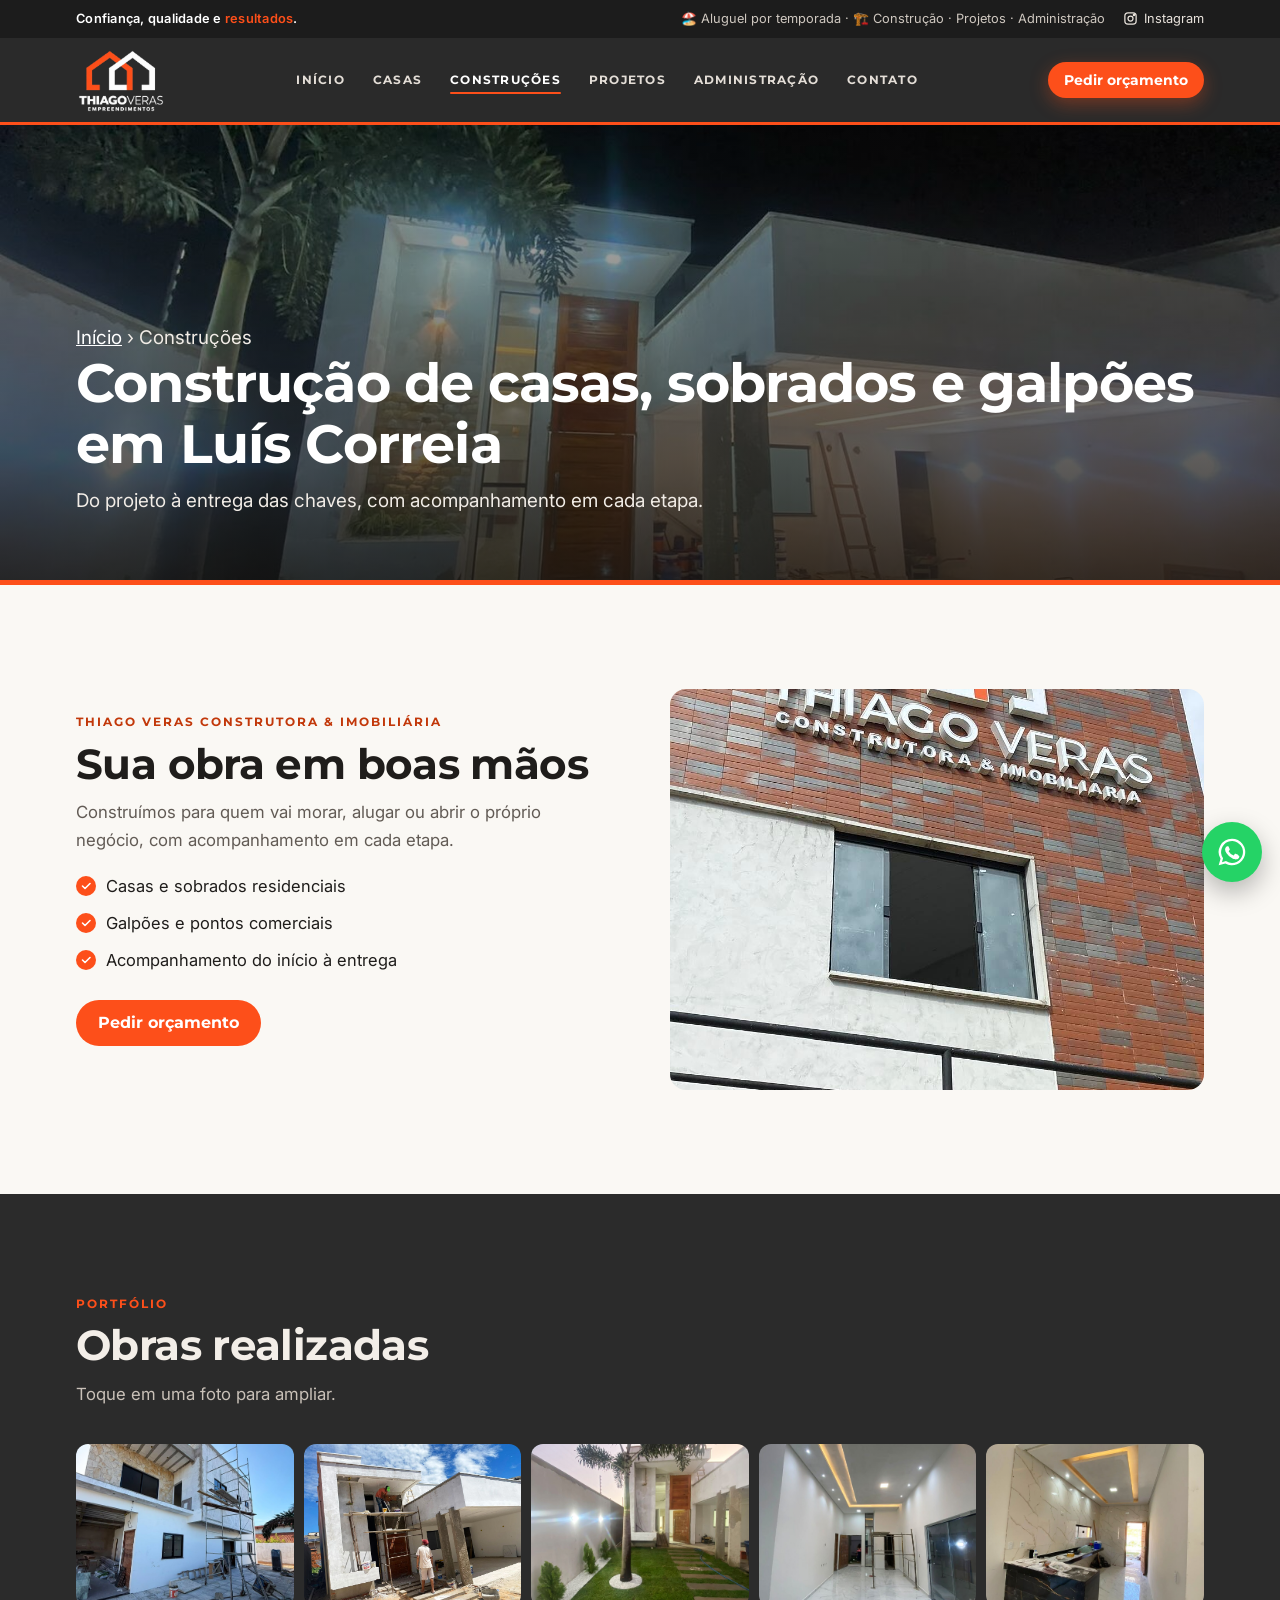
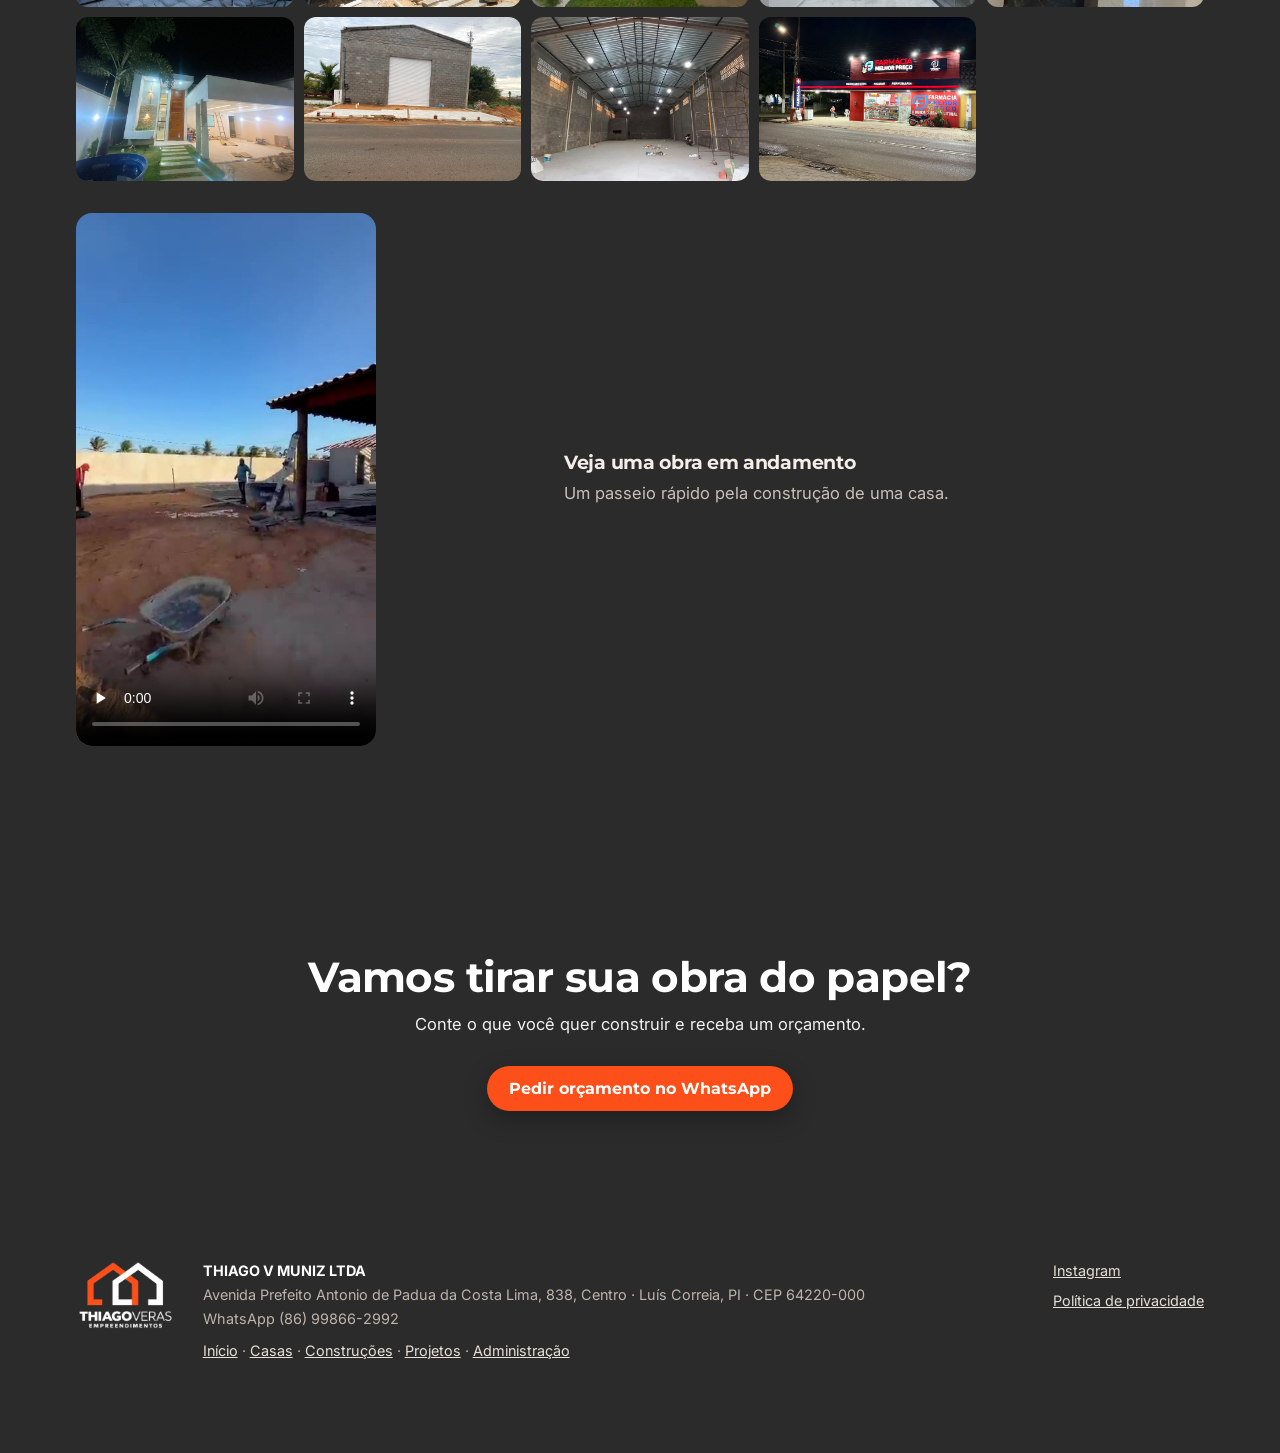
<file: construcoes.html>
<!doctype html>
<html lang="pt-BR">
<head>
<meta charset="utf-8">
<meta name="viewport" content="width=device-width, initial-scale=1">
<title>Construções em Luís Correia, PI — Thiago Veras Construtora & Imobiliária</title>
<meta name="description" content="Construção de casas, sobrados, galpões e pontos comerciais em Luís Correia e região, do início à entrega das chaves.">
<meta property="og:title" content="Construções em Luís Correia, PI — Thiago Veras Construtora & Imobiliária">
<meta property="og:description" content="Construção de casas, sobrados, galpões e pontos comerciais em Luís Correia e região, do início à entrega das chaves.">
<meta property="og:image" content="img/casa-fachada-2.jpg">
<meta property="og:type" content="website">
<meta property="og:locale" content="pt_BR">
<meta name="theme-color" content="#2b2b2b">
<meta name="color-scheme" content="only light">
<link rel="icon" type="image/png" href="favicon.png">
<link rel="apple-touch-icon" href="icon-192.png">
<link rel="preconnect" href="https://fonts.googleapis.com">
<link rel="preconnect" href="https://fonts.gstatic.com" crossorigin>
<link href="https://fonts.googleapis.com/css2?family=Montserrat:wght@600;700;800&family=Inter:wght@400;500;600&display=swap" rel="stylesheet">
<link rel="stylesheet" href="style.css">
</head><body class="tema-construcoes" data-msg="Olá, Thiago! Quero um orçamento de obra.">

<div class="topbar">
  <div class="wrap">
    <span class="slogan">Confiança, qualidade e <em>resultados</em>.</span>
    <span class="info">
      <span class="hide-sm">🏖️ Aluguel por temporada · 🏗️ Construção · Projetos · Administração</span>
      <a class="hide-sm" href="https://www.instagram.com/thiago_veras_empreendimentos/" rel="noopener" aria-label="Instagram"><svg viewBox="0 0 24 24" fill="none" stroke="currentColor" stroke-width="2" aria-hidden="true"><rect x="3" y="3" width="18" height="18" rx="5"/><circle cx="12" cy="12" r="4"/><circle cx="17.5" cy="6.5" r="1" fill="currentColor"/></svg>Instagram</a>
    </span>
  </div>
</div>

<header class="top" id="topo-fixo">
  <div class="wrap">
    <a class="logo" href="index.html" aria-label="Thiago Veras Empreendimentos, início"><img src="img/logo.png" alt="Thiago Veras Empreendimentos" width="90" height="64"></a>
    <nav class="menu" aria-label="Páginas">
      <a href="index.html">Início</a>
      <a href="casas.html">Casas</a>
      <a href="construcoes.html" aria-current="page">Construções</a>
      <a href="projetos.html">Projetos</a>
      <a href="administracao.html">Administração</a>
      <a href="#contato">Contato</a>
    </nav>
    <div class="head-cta">
      <a class="btn small wa-link" data-msg="Olá, Thiago! Quero um orçamento de obra." href="#" rel="noopener">Pedir orçamento</a>
      <button type="button" class="burger" aria-label="Abrir menu" aria-expanded="false" aria-controls="menu-cel"><svg viewBox="0 0 24 24" fill="none" stroke="currentColor" stroke-width="2.2" stroke-linecap="round" aria-hidden="true"><path d="M4 7h16M4 12h16M4 17h16"/></svg></button>
    </div>
  </div>
</header>

<div class="drawer" id="menu-cel" aria-hidden="true">
  <div class="fundo"></div>
  <div class="painel" role="dialog" aria-label="Menu">
    <div class="topo"><img src="img/logo.png" alt="Thiago Veras Empreendimentos" width="76" height="54"><button type="button" class="fechar" aria-label="Fechar menu">×</button></div>
    <nav aria-label="Páginas">
      <a href="index.html">Início</a>
      <a href="casas.html">Casas</a>
      <a href="construcoes.html" aria-current="page">Construções</a>
      <a href="projetos.html">Projetos</a>
      <a href="administracao.html">Administração</a>
      <a href="#contato">Contato</a>
    </nav>
    <a class="btn wa-link" href="#" rel="noopener">Falar no WhatsApp</a>
    <div class="rodape">
      <span>📍 Luís Correia, Piauí</span>
      <a href="https://www.instagram.com/thiago_veras_empreendimentos/" rel="noopener">@thiago_veras_empreendimentos</a>
    </div>
  </div>
</div>

<main id="topo">
  <section class="page-hero" style="padding:0">
    <img src="img/casa-moderna-4.jpg" alt="Fachada de casa construída pela Thiago Veras, iluminada à noite" fetchpriority="high">
    <div class="wrap">
      <p class="crumb"><a href="index.html">Início</a> › Construções</p>
      <h1>Construção de casas, sobrados e galpões em Luís Correia</h1>
      <p>Do projeto à entrega das chaves, com acompanhamento em cada etapa.</p>
    </div>
  </section>

  <section>
    <div class="wrap split">
      <div>
        <p class="eyebrow">Thiago Veras Construtora &amp; Imobiliária</p>
        <h2>Sua obra em boas mãos</h2>
        <p class="lead" style="margin-bottom:0">Construímos para quem vai morar, alugar ou abrir o próprio negócio, com acompanhamento em cada etapa.</p>
        <ul class="ticks">
          <li>Casas e sobrados residenciais</li>
          <li>Galpões e pontos comerciais</li>
          <li>Acompanhamento do início à entrega</li>
        </ul>
        <p style="margin-top:26px"><a class="btn wa-link" href="#" rel="noopener">Pedir orçamento</a></p>
      </div>
      <img loading="lazy" src="img/placa.jpg" alt="Fachada com a placa Thiago Veras Construtora e Imobiliária">
    </div>
  </section>

  <section class="build" id="obras">
    <div class="wrap">
      <p class="eyebrow">Portfólio</p>
      <h2>Obras realizadas</h2>
      <p class="lead">Toque em uma foto para ampliar.</p>
      <div class="gallery" data-galeria="Obras">
        <button type="button"><img loading="lazy" src="img/obra-sobrado.jpg" alt="Sobrado em construção com andaime"></button>
        <button type="button"><img loading="lazy" src="img/obra-casa.jpg" alt="Casa em construção com entrada e calçada de pedra"></button>
        <button type="button"><img loading="lazy" src="img/casa-moderna-1.jpg" alt="Casa moderna entregue, com jardim e palmeira na entrada"></button>
        <button type="button"><img loading="lazy" src="img/casa-moderna-2.jpg" alt="Sala integrada com forro rebaixado e porcelanato"></button>
        <button type="button"><img loading="lazy" src="img/casa-moderna-3.jpg" alt="Cozinha com balcão de pedra escura"></button>
        <button type="button"><img loading="lazy" src="img/casa-moderna-4.jpg" alt="Fachada da casa moderna iluminada à noite"></button>
        <button type="button"><img loading="lazy" src="img/obra-galpao.jpg" alt="Fachada de galpão de blocos com portão de enrolar"></button>
        <button type="button"><img loading="lazy" src="img/obra-galpao-interno.jpg" alt="Interior de galpão amplo com telhado metálico"></button>
        <button type="button"><img loading="lazy" src="img/obra-comercial.jpg" alt="Fachada comercial iluminada à noite"></button>
      </div>
      <div class="video">
        <video controls playsinline preload="none" poster="video/obra.jpg" aria-label="Vídeo de uma obra em andamento">
          <source src="video/obra.mp4" type="video/mp4">
        </video>
        <div><h3 style="margin:0 0 6px">Veja uma obra em andamento</h3><p style="margin:0;color:#c9c1b8">Um passeio rápido pela construção de uma casa.</p></div>
      </div>
    </div>
  </section>

  <section class="cta" id="contato">
    <div class="wrap">
      <h2>Vamos tirar sua obra do papel?</h2>
      <p>Conte o que você quer construir e receba um orçamento.</p>
      <a class="btn wa-link" href="#" rel="noopener">Pedir orçamento no WhatsApp</a>
    </div>
  </section>
</main>

<footer>
  <div class="wrap grid">
    <img src="img/logo.png" alt="Thiago Veras Empreendimentos" width="99" height="70">
    <div>
      <div><b>THIAGO V MUNIZ LTDA</b></div>
      <div>Avenida Prefeito Antonio de Padua da Costa Lima, 838, Centro · Luís Correia, PI · CEP 64220-000</div>
      <div>WhatsApp (86) 99866-2992</div>
      <div style="margin-top:8px"><a href="index.html">Início</a> · <a href="casas.html">Casas</a> · <a href="construcoes.html">Construções</a> · <a href="projetos.html">Projetos</a> · <a href="administracao.html">Administração</a></div>
    </div>
    <div class="links">
      <a href="https://www.instagram.com/thiago_veras_empreendimentos/" rel="noopener">Instagram</a>
      <a href="https://163-176-74-32.sslip.io/privacidade" rel="noopener">Política de privacidade</a>
    </div>
  </div>
</footer>

<a class="wa-float wa-link" href="#" rel="noopener" aria-label="Falar no WhatsApp">
  <svg viewBox="0 0 24 24" fill="currentColor" aria-hidden="true"><path d="M12 2a10 10 0 0 0-8.6 15.1L2 22l5-1.3A10 10 0 1 0 12 2zm0 18.2a8.2 8.2 0 0 1-4.2-1.2l-.3-.2-3 .8.8-2.9-.2-.3A8.2 8.2 0 1 1 12 20.2zm4.5-6.1c-.2-.1-1.5-.7-1.7-.8-.2-.1-.4-.1-.6.1l-.8 1c-.1.2-.3.2-.5.1a6.7 6.7 0 0 1-3.3-2.9c-.2-.4.2-.4.7-1.3.1-.2 0-.3 0-.4l-.8-1.8c-.2-.5-.4-.4-.6-.4h-.5a1 1 0 0 0-.7.3 3 3 0 0 0-.9 2.2 5.1 5.1 0 0 0 1.1 2.7 11.7 11.7 0 0 0 4.5 4c1.7.7 2.3.8 3.2.6.5-.1 1.5-.6 1.7-1.2.2-.6.2-1.1.2-1.2-.1-.1-.3-.2-.5-.3z"/></svg>
</a>

<dialog id="gal" class="gal" aria-label="Fotos">
  <div class="stage"><img alt=""></div>
  <p class="cap"></p>
  <button type="button" class="icon-btn x" aria-label="Fechar">×</button>
  <button type="button" class="icon-btn prev" aria-label="Foto anterior">‹</button>
  <button type="button" class="icon-btn next" aria-label="Próxima foto">›</button>
</dialog>

<script src="casas.js"></script>
<script src="site.js"></script>
</body>
</html>
</file>
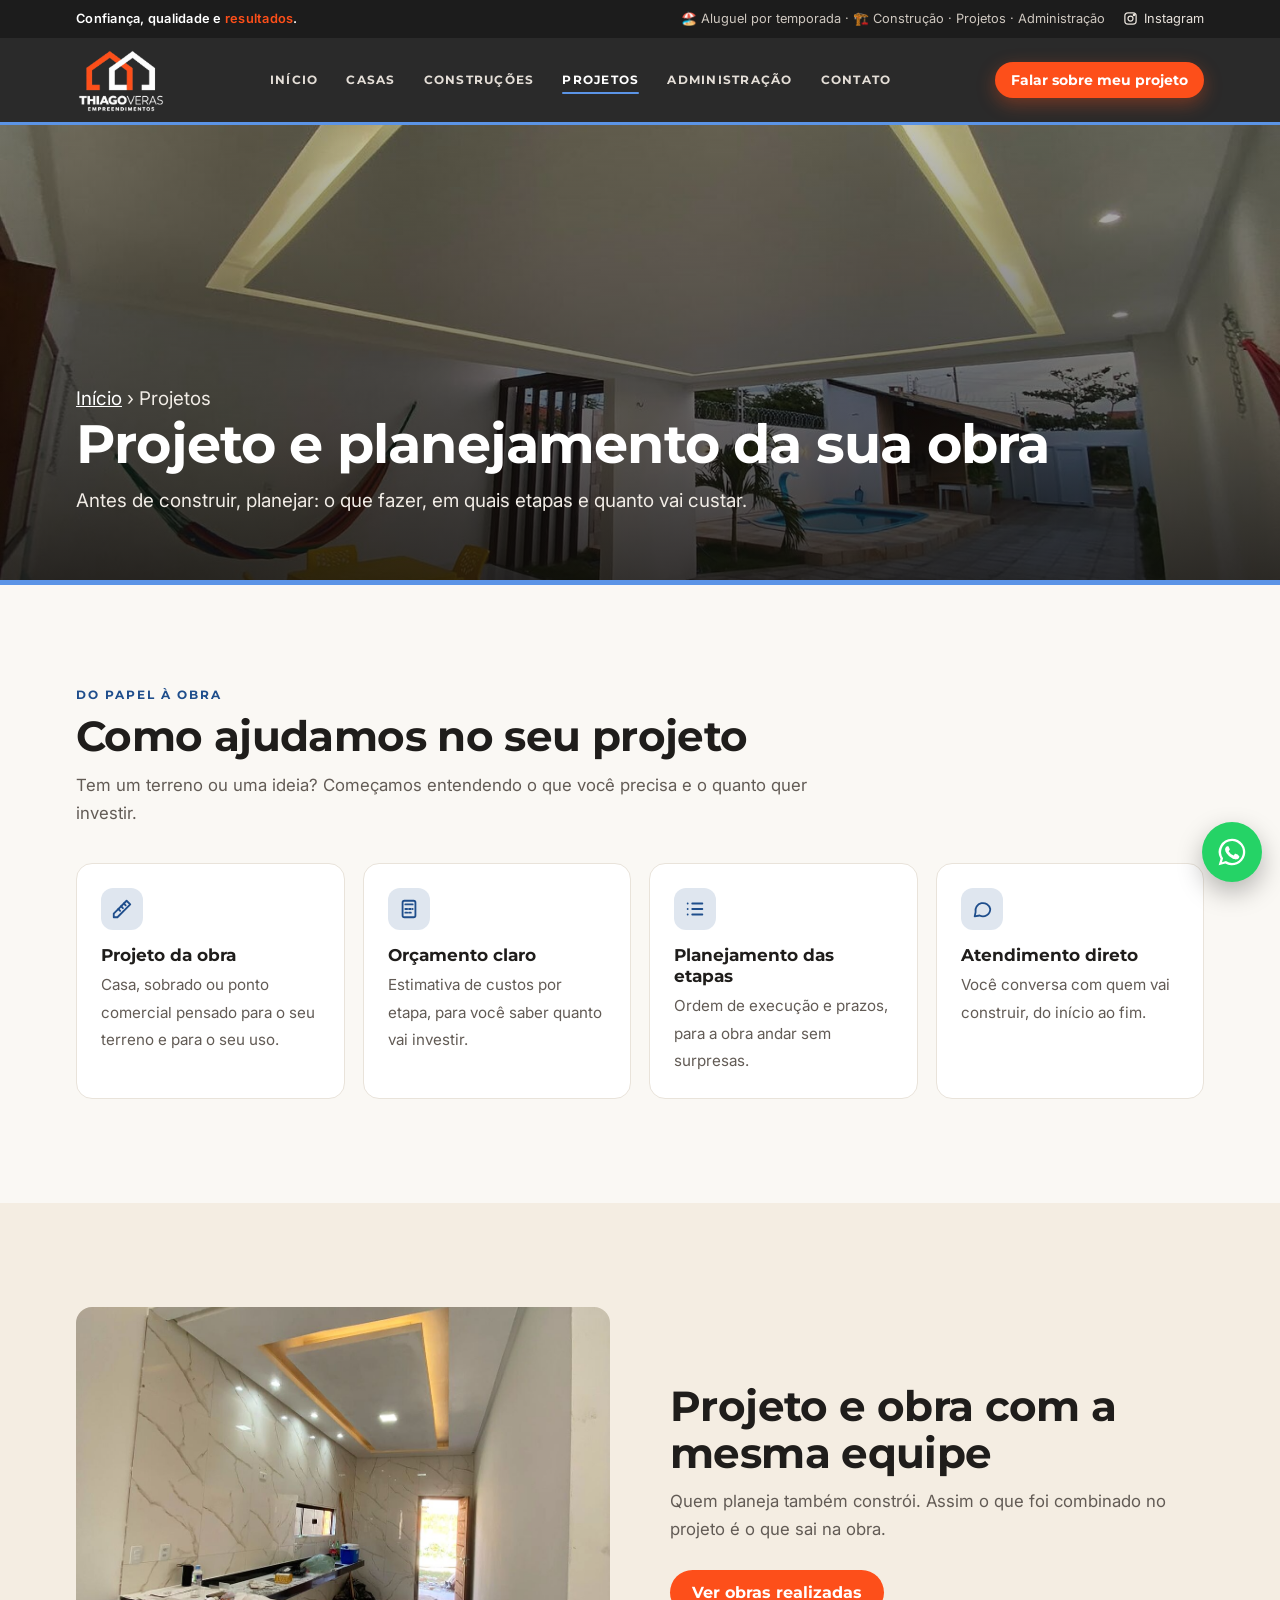
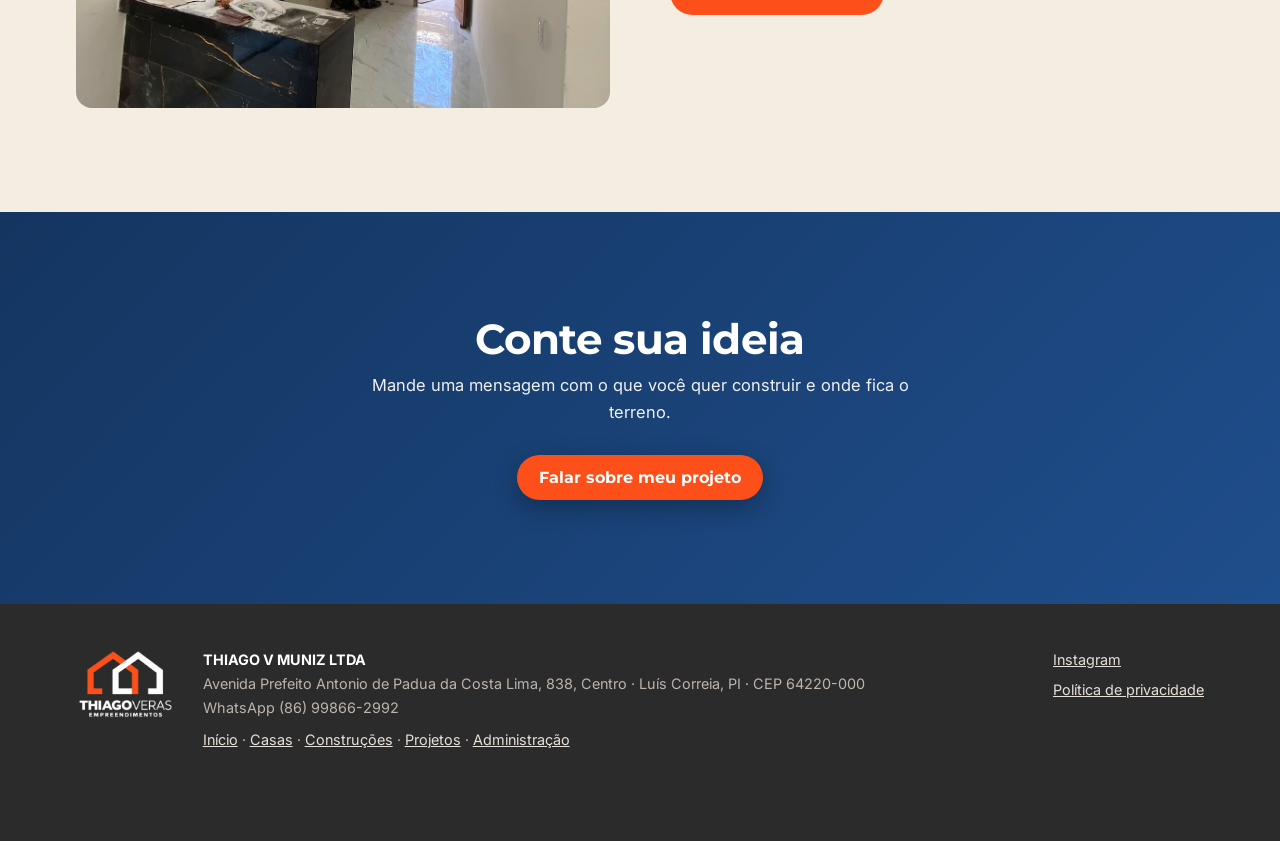
<file: projetos.html>
<!doctype html>
<html lang="pt-BR">
<head>
<meta charset="utf-8">
<meta name="viewport" content="width=device-width, initial-scale=1">
<title>Projetos — Thiago Veras Empreendimentos, Luís Correia, PI</title>
<meta name="description" content="Planejamento e projeto da sua obra em Luís Correia e região: o que construir, em quais etapas e quanto vai custar.">
<meta property="og:title" content="Projetos — Thiago Veras Empreendimentos, Luís Correia, PI">
<meta property="og:description" content="Planejamento e projeto da sua obra em Luís Correia e região: o que construir, em quais etapas e quanto vai custar.">
<meta property="og:image" content="img/casa-piscina-3.jpg">
<meta property="og:type" content="website">
<meta property="og:locale" content="pt_BR">
<meta name="theme-color" content="#2b2b2b">
<meta name="color-scheme" content="only light">
<link rel="icon" type="image/png" href="favicon.png">
<link rel="apple-touch-icon" href="icon-192.png">
<link rel="preconnect" href="https://fonts.googleapis.com">
<link rel="preconnect" href="https://fonts.gstatic.com" crossorigin>
<link href="https://fonts.googleapis.com/css2?family=Montserrat:wght@600;700;800&family=Inter:wght@400;500;600&display=swap" rel="stylesheet">
<link rel="stylesheet" href="style.css">
</head><body class="tema-projetos" data-msg="Olá, Thiago! Quero conversar sobre um projeto.">

<div class="topbar">
  <div class="wrap">
    <span class="slogan">Confiança, qualidade e <em>resultados</em>.</span>
    <span class="info">
      <span class="hide-sm">🏖️ Aluguel por temporada · 🏗️ Construção · Projetos · Administração</span>
      <a class="hide-sm" href="https://www.instagram.com/thiago_veras_empreendimentos/" rel="noopener" aria-label="Instagram"><svg viewBox="0 0 24 24" fill="none" stroke="currentColor" stroke-width="2" aria-hidden="true"><rect x="3" y="3" width="18" height="18" rx="5"/><circle cx="12" cy="12" r="4"/><circle cx="17.5" cy="6.5" r="1" fill="currentColor"/></svg>Instagram</a>
    </span>
  </div>
</div>

<header class="top" id="topo-fixo">
  <div class="wrap">
    <a class="logo" href="index.html" aria-label="Thiago Veras Empreendimentos, início"><img src="img/logo.png" alt="Thiago Veras Empreendimentos" width="90" height="64"></a>
    <nav class="menu" aria-label="Páginas">
      <a href="index.html">Início</a>
      <a href="casas.html">Casas</a>
      <a href="construcoes.html">Construções</a>
      <a href="projetos.html" aria-current="page">Projetos</a>
      <a href="administracao.html">Administração</a>
      <a href="#contato">Contato</a>
    </nav>
    <div class="head-cta">
      <a class="btn small wa-link" data-msg="Olá, Thiago! Quero conversar sobre um projeto." href="#" rel="noopener">Falar sobre meu projeto</a>
      <button type="button" class="burger" aria-label="Abrir menu" aria-expanded="false" aria-controls="menu-cel"><svg viewBox="0 0 24 24" fill="none" stroke="currentColor" stroke-width="2.2" stroke-linecap="round" aria-hidden="true"><path d="M4 7h16M4 12h16M4 17h16"/></svg></button>
    </div>
  </div>
</header>

<div class="drawer" id="menu-cel" aria-hidden="true">
  <div class="fundo"></div>
  <div class="painel" role="dialog" aria-label="Menu">
    <div class="topo"><img src="img/logo.png" alt="Thiago Veras Empreendimentos" width="76" height="54"><button type="button" class="fechar" aria-label="Fechar menu">×</button></div>
    <nav aria-label="Páginas">
      <a href="index.html">Início</a>
      <a href="casas.html">Casas</a>
      <a href="construcoes.html">Construções</a>
      <a href="projetos.html" aria-current="page">Projetos</a>
      <a href="administracao.html">Administração</a>
      <a href="#contato">Contato</a>
    </nav>
    <a class="btn wa-link" href="#" rel="noopener">Falar no WhatsApp</a>
    <div class="rodape">
      <span>📍 Luís Correia, Piauí</span>
      <a href="https://www.instagram.com/thiago_veras_empreendimentos/" rel="noopener">@thiago_veras_empreendimentos</a>
    </div>
  </div>
</div>

<main id="topo">
  <section class="page-hero" style="padding:0">
    <img src="img/casa-piscina-3.jpg" alt="Varanda ampla com forro rebaixado, rede e piscina ao fundo" fetchpriority="high">
    <div class="wrap">
      <p class="crumb"><a href="index.html">Início</a> › Projetos</p>
      <h1>Projeto e planejamento da sua obra</h1>
      <p>Antes de construir, planejar: o que fazer, em quais etapas e quanto vai custar.</p>
    </div>
  </section>

  <section>
    <div class="wrap">
      <p class="eyebrow">Do papel à obra</p>
      <h2>Como ajudamos no seu projeto</h2>
      <p class="lead">Tem um terreno ou uma ideia? Começamos entendendo o que você precisa e o quanto quer investir.</p>
      <div class="servicos">
        <div class="servico"><i class="ico"><svg viewBox="0 0 24 24" fill="none" stroke="currentColor" stroke-width="2" stroke-linecap="round" stroke-linejoin="round" aria-hidden="true"><path d="M3 17L17 3l4 4L7 21H3z"/><path d="M14 6l2 2M11 9l2 2M8 12l2 2"/></svg></i><b>Projeto da obra</b><span>Casa, sobrado ou ponto comercial pensado para o seu terreno e para o seu uso.</span></div>
        <div class="servico"><i class="ico"><svg viewBox="0 0 24 24" fill="none" stroke="currentColor" stroke-width="2" stroke-linecap="round" stroke-linejoin="round" aria-hidden="true"><rect x="5" y="3" width="14" height="18" rx="2"/><path d="M8 7h8M8 12h2M12 12h2M16 12h0M8 16h2M12 16h2"/></svg></i><b>Orçamento claro</b><span>Estimativa de custos por etapa, para você saber quanto vai investir.</span></div>
        <div class="servico"><i class="ico"><svg viewBox="0 0 24 24" fill="none" stroke="currentColor" stroke-width="2" stroke-linecap="round" stroke-linejoin="round" aria-hidden="true"><path d="M9 6h11M9 12h11M9 18h11"/><path d="M4 6h.01M4 12h.01M4 18h.01"/></svg></i><b>Planejamento das etapas</b><span>Ordem de execução e prazos, para a obra andar sem surpresas.</span></div>
        <div class="servico"><i class="ico"><svg viewBox="0 0 24 24" fill="none" stroke="currentColor" stroke-width="2" stroke-linecap="round" stroke-linejoin="round" aria-hidden="true"><path d="M21 12a8 8 0 0 1-11.6 7.1L4 20l1-4.6A8 8 0 1 1 21 12z"/></svg></i><b>Atendimento direto</b><span>Você conversa com quem vai construir, do início ao fim.</span></div>
      </div>
    </div>
  </section>

  <section class="region">
    <div class="wrap split">
      <img loading="lazy" src="img/casa-moderna-3.jpg" alt="Cozinha com balcão de pedra escura e porcelanato">
      <div>
        <h2>Projeto e obra com a mesma equipe</h2>
        <p class="lead" style="margin-bottom:0">Quem planeja também constrói. Assim o que foi combinado no projeto é o que sai na obra.</p>
        <p style="margin-top:26px"><a class="btn" href="construcoes.html">Ver obras realizadas</a></p>
      </div>
    </div>
  </section>

  <section class="cta" id="contato">
    <div class="wrap">
      <h2>Conte sua ideia</h2>
      <p>Mande uma mensagem com o que você quer construir e onde fica o terreno.</p>
      <a class="btn wa-link" href="#" rel="noopener">Falar sobre meu projeto</a>
    </div>
  </section>
</main>

<footer>
  <div class="wrap grid">
    <img src="img/logo.png" alt="Thiago Veras Empreendimentos" width="99" height="70">
    <div>
      <div><b>THIAGO V MUNIZ LTDA</b></div>
      <div>Avenida Prefeito Antonio de Padua da Costa Lima, 838, Centro · Luís Correia, PI · CEP 64220-000</div>
      <div>WhatsApp (86) 99866-2992</div>
      <div style="margin-top:8px"><a href="index.html">Início</a> · <a href="casas.html">Casas</a> · <a href="construcoes.html">Construções</a> · <a href="projetos.html">Projetos</a> · <a href="administracao.html">Administração</a></div>
    </div>
    <div class="links">
      <a href="https://www.instagram.com/thiago_veras_empreendimentos/" rel="noopener">Instagram</a>
      <a href="https://163-176-74-32.sslip.io/privacidade" rel="noopener">Política de privacidade</a>
    </div>
  </div>
</footer>

<a class="wa-float wa-link" href="#" rel="noopener" aria-label="Falar no WhatsApp">
  <svg viewBox="0 0 24 24" fill="currentColor" aria-hidden="true"><path d="M12 2a10 10 0 0 0-8.6 15.1L2 22l5-1.3A10 10 0 1 0 12 2zm0 18.2a8.2 8.2 0 0 1-4.2-1.2l-.3-.2-3 .8.8-2.9-.2-.3A8.2 8.2 0 1 1 12 20.2zm4.5-6.1c-.2-.1-1.5-.7-1.7-.8-.2-.1-.4-.1-.6.1l-.8 1c-.1.2-.3.2-.5.1a6.7 6.7 0 0 1-3.3-2.9c-.2-.4.2-.4.7-1.3.1-.2 0-.3 0-.4l-.8-1.8c-.2-.5-.4-.4-.6-.4h-.5a1 1 0 0 0-.7.3 3 3 0 0 0-.9 2.2 5.1 5.1 0 0 0 1.1 2.7 11.7 11.7 0 0 0 4.5 4c1.7.7 2.3.8 3.2.6.5-.1 1.5-.6 1.7-1.2.2-.6.2-1.1.2-1.2-.1-.1-.3-.2-.5-.3z"/></svg>
</a>

<dialog id="gal" class="gal" aria-label="Fotos">
  <div class="stage"><img alt=""></div>
  <p class="cap"></p>
  <button type="button" class="icon-btn x" aria-label="Fechar">×</button>
  <button type="button" class="icon-btn prev" aria-label="Foto anterior">‹</button>
  <button type="button" class="icon-btn next" aria-label="Próxima foto">›</button>
</dialog>

<script src="casas.js"></script>
<script src="site.js"></script>
</body>
</html>
</file>
<file: style.css>
:root{
  color-scheme:light;
  --bg:#faf8f4; --surface:#ffffff; --ink:#1f1d1b; --muted:#625b55; --line:#e9e3da;
  --brand:#fd4f1a; --brand-dark:#d93f0f; --brand-ink:#ffffff; --deep:#2b2b2b; --sea:#0e7c86; --sand:#f4ede2;
  --accent:#0e7c86; --accent-text:#0a6b74; --accent-hi:#2bb3c0; --faixa:linear-gradient(135deg,#0a5a62,#0e7c86);
  --radius:16px; --shadow:0 10px 30px rgba(31,29,27,.08);
  --font-head:"Montserrat",system-ui,sans-serif; --font-body:"Inter",system-ui,-apple-system,"Segoe UI",Roboto,sans-serif;
}


*{box-sizing:border-box}
html{scroll-behavior:smooth;scroll-padding-top:96px}
body{margin:0;background:var(--bg);color:var(--ink);font:16.5px/1.65 var(--font-body);-webkit-font-smoothing:antialiased}
img{max-width:100%;display:block}
a{color:inherit}
h1,h2,h3{font-family:var(--font-head);letter-spacing:-.015em;line-height:1.12}
.wrap{max-width:1160px;margin:0 auto;padding:0 16px}
.eyebrow{font:700 .78rem/1 var(--font-head);letter-spacing:.16em;text-transform:uppercase;color:var(--accent-text);margin:0 0 12px}
section{padding:clamp(56px,9vw,104px) 0}
section h2{font-size:clamp(1.7rem,4.2vw,2.6rem);margin:0 0 12px}
.lead{color:var(--muted);max-width:44em;margin:0 0 36px;font-size:1.05rem}

/* botões */
.btn{display:inline-flex;align-items:center;justify-content:center;gap:9px;background:var(--brand);color:var(--brand-ink);text-decoration:none;font:700 .98rem/1 var(--font-head);padding:15px 22px;border-radius:999px;border:0;cursor:pointer;transition:background .2s,transform .2s}
.btn:hover{background:var(--brand-dark)}
.btn:active{transform:translateY(1px)}
.btn.small{padding:11px 16px;font-size:.88rem}
.btn.ghost{background:transparent;color:inherit;box-shadow:inset 0 0 0 1.5px currentColor}
.btn.ghost:hover{background:rgba(127,127,127,.12)}
.btn svg{width:18px;height:18px;flex:none}
.btn:focus-visible,.icon-btn:focus-visible,a:focus-visible,button:focus-visible{outline:3px solid var(--brand);outline-offset:3px}

/* topo */
.topbar{background:#1c1c1c;color:#cfc8c0;font-size:.8rem}
.topbar .wrap{display:flex;align-items:center;justify-content:space-between;gap:16px;height:38px}
.topbar .slogan{font-weight:600;color:#fff;letter-spacing:.02em}
.topbar .slogan em{font-style:normal;color:var(--brand)}
.topbar .info{display:flex;align-items:center;gap:18px}
.topbar a{color:#e9e3dc;text-decoration:none;display:inline-flex;align-items:center;gap:6px}
.topbar a:hover{color:#fff}
.topbar svg{width:15px;height:15px}
@media(max-width:760px){.topbar .hide-sm{display:none}.topbar .wrap{justify-content:center}}

header.top{position:sticky;top:0;z-index:40;background:rgba(36,36,36,.97);backdrop-filter:blur(10px);color:#fff;border-bottom:3px solid var(--accent-hi);transition:box-shadow .3s}
header.top.scrolled{box-shadow:0 8px 24px rgba(0,0,0,.25)}
header.top .wrap{display:flex;align-items:center;justify-content:space-between;gap:16px;height:84px}
.logo{display:flex;align-items:center;gap:14px;text-decoration:none}
.logo img{height:64px;width:auto}
nav.menu{display:flex;align-items:center;gap:4px}
nav.menu a{position:relative;text-decoration:none;color:#e4ded7;font:700 .78rem/1 var(--font-head);letter-spacing:.1em;text-transform:uppercase;padding:12px 12px}
nav.menu a::after{content:"";position:absolute;left:12px;right:12px;bottom:4px;height:2px;border-radius:2px;background:var(--accent-hi);transform:scaleX(0);transform-origin:left;transition:transform .25s}
nav.menu a:hover{color:#fff}
nav.menu a:hover::after,nav.menu a.ativo::after{transform:scaleX(1)}
nav.menu a.ativo{color:#fff}
.head-cta{display:flex;align-items:center;gap:10px}
.head-cta .btn{box-shadow:0 6px 18px rgba(253,79,26,.35)}
.burger{display:none;width:46px;height:46px;border-radius:12px;border:1.5px solid rgba(255,255,255,.25);background:transparent;color:#fff;cursor:pointer;place-items:center}
.burger svg{width:24px;height:24px}
@media(max-width:980px){nav.menu{display:none}.burger{display:grid}}
@media(max-width:420px){.head-cta .btn{display:none}.logo img{height:56px}}

/* menu do celular */
.drawer{position:fixed;inset:0;z-index:60;display:none}
.drawer.aberto{display:block}
.drawer .fundo{position:absolute;inset:0;background:rgba(10,8,6,.6)}
.drawer .painel{position:absolute;top:0;right:0;bottom:0;width:min(340px,86vw);background:#242424;color:#fff;padding:22px;display:flex;flex-direction:column;gap:6px;box-shadow:-10px 0 30px rgba(0,0,0,.35);animation:entra .25s ease-out}
@keyframes entra{from{transform:translateX(30px);opacity:0}to{transform:none;opacity:1}}
.drawer .topo{display:flex;align-items:center;justify-content:space-between;margin-bottom:12px}
.drawer .topo img{height:54px;width:auto}
.drawer .fechar{width:44px;height:44px;border-radius:12px;border:0;background:rgba(255,255,255,.1);color:#fff;font-size:1.5rem;cursor:pointer}
.drawer nav a{display:flex;align-items:center;justify-content:space-between;text-decoration:none;color:#f1ebe4;font:700 1rem var(--font-head);padding:15px 4px;border-bottom:1px solid rgba(255,255,255,.08)}
.drawer nav a::after{content:"›";color:var(--accent-hi);font-size:1.4rem}
.drawer .btn{margin-top:18px}
.drawer .rodape{margin-top:auto;font-size:.85rem;color:#bdb5ac;display:grid;gap:8px}
.drawer .rodape a{color:#e9e3dc}

/* capa */
.hero{position:relative;min-height:min(88vh,760px);display:flex;align-items:flex-end;color:#fff;background:var(--deep);overflow:hidden}
.hero>img{position:absolute;inset:0;width:100%;height:100%;object-fit:cover}
.hero::after{content:"";position:absolute;inset:0;background:linear-gradient(180deg,rgba(15,12,10,.15) 0%,rgba(15,12,10,.25) 40%,rgba(15,12,10,.82) 100%)}
.hero .wrap{position:relative;z-index:1;width:100%;padding-top:120px;padding-bottom:clamp(48px,9vw,96px)}
.hero .tag{display:inline-flex;align-items:center;gap:8px;background:rgba(255,255,255,.14);backdrop-filter:blur(6px);border:1px solid rgba(255,255,255,.25);padding:7px 14px;border-radius:999px;font:600 .82rem var(--font-body);margin-bottom:18px}
.hero h1{font-size:clamp(2.2rem,6.6vw,4.4rem);margin:0 0 16px;max-width:13em;text-shadow:0 2px 24px rgba(0,0,0,.25)}
.hero p{font-size:clamp(1.05rem,2.4vw,1.28rem);max-width:33em;margin:0 0 30px;color:#f1ece6}
.hero .row{display:flex;flex-wrap:wrap;gap:12px}
.hero .btn.ghost{color:#fff}
.credit{position:absolute;right:12px;bottom:8px;z-index:1;font-size:.7rem;color:rgba(255,255,255,.7)}

/* faixa de confiança */
.trust{background:var(--surface);border-bottom:1px solid var(--line);padding:0}
.trust ul{list-style:none;margin:0 auto;padding:22px 16px;display:grid;grid-template-columns:repeat(4,1fr);gap:18px;max-width:1160px}
.trust li{display:flex;align-items:center;gap:12px;font-weight:600;font-size:.95rem}
.trust li span{display:block;font-weight:400;color:var(--muted);font-size:.85rem}
.ico{flex:none;width:42px;height:42px;border-radius:12px;display:grid;place-items:center;background:color-mix(in srgb,var(--accent) 14%,transparent);color:var(--accent-text)}
.ico svg{width:22px;height:22px}
@media(max-width:860px){.trust ul{grid-template-columns:1fr 1fr}}
@media(max-width:480px){.trust ul{grid-template-columns:1fr}}

/* casas */
.cards{display:grid;grid-template-columns:repeat(auto-fill,minmax(320px,1fr));gap:24px}
@media(max-width:380px){.cards{grid-template-columns:1fr}}
.card{background:var(--surface);border:1px solid var(--line);border-radius:20px;overflow:hidden;display:flex;flex-direction:column;box-shadow:var(--shadow)}
.card .cover{position:relative;padding:0;border:0;background:var(--line);aspect-ratio:4/3;cursor:zoom-in;overflow:hidden}
.card .cover img{width:100%;height:100%;object-fit:cover;transition:transform .5s}
.card .cover:hover img{transform:scale(1.04)}
.card .count{position:absolute;right:12px;bottom:12px;background:rgba(0,0,0,.6);color:#fff;font:600 .78rem var(--font-body);padding:5px 10px;border-radius:999px;display:flex;align-items:center;gap:6px}
.card .count svg{width:14px;height:14px}
.card .body{padding:20px;display:flex;flex-direction:column;gap:10px;flex:1}
.card h3{margin:0;font-size:1.2rem}
.card .city{margin:-4px 0 0;color:var(--muted);font-size:.9rem}
.card .desc{margin:0;color:var(--muted);font-size:.95rem}
.chips{display:flex;flex-wrap:wrap;gap:6px;margin:2px 0}
.chips span{background:color-mix(in srgb,var(--accent) 11%,var(--surface));color:var(--ink);font-size:.8rem;font-weight:600;padding:5px 10px;border-radius:999px}
.card .foot{margin-top:auto;padding-top:12px;border-top:1px solid var(--line);display:flex;align-items:center;justify-content:space-between;gap:10px;flex-wrap:wrap}
.price{font-size:.88rem;color:var(--muted)}
.price b{font:800 1.25rem var(--font-head);color:var(--ink)}
.card .acts{display:flex;gap:8px}
.card video{width:100%;aspect-ratio:9/16;max-height:420px;object-fit:cover;background:#000;border-radius:12px}
.card video.wide{aspect-ratio:16/9}

/* como reservar */
.steps{display:grid;grid-template-columns:repeat(3,1fr);gap:20px;counter-reset:s}
@media(max-width:760px){.steps{grid-template-columns:1fr}}
.step{background:var(--surface);border:1px solid var(--line);border-radius:var(--radius);padding:24px}
.step::before{counter-increment:s;content:counter(s);display:grid;place-items:center;width:38px;height:38px;border-radius:50%;background:var(--accent);color:#fff;font:800 1rem var(--font-head);margin-bottom:14px}
.step b{display:block;font:700 1.08rem var(--font-head);margin-bottom:6px}
.step span{color:var(--muted);font-size:.95rem}

/* região */
.region{background:var(--sand)}
.region .grid{display:grid;grid-template-columns:1.05fr 1fr;gap:clamp(24px,5vw,60px);align-items:center}
@media(max-width:860px){.region .grid{grid-template-columns:1fr}}
.region .pics{display:grid;grid-template-columns:1fr 1fr;gap:12px}
.region .pics img{border-radius:var(--radius);width:100%;aspect-ratio:3/4;object-fit:cover}
.region .pics img:first-child{margin-top:28px}
ul.ticks{list-style:none;padding:0;margin:18px 0 0;display:grid;gap:10px}
ul.ticks li{display:flex;gap:10px}
ul.ticks li::before{content:"";flex:none;width:20px;height:20px;margin-top:3px;border-radius:50%;background:var(--accent) url("data:image/svg+xml,%3Csvg xmlns='http://www.w3.org/2000/svg' viewBox='0 0 24 24' fill='none' stroke='white' stroke-width='3.2' stroke-linecap='round' stroke-linejoin='round'%3E%3Cpath d='M5 12l5 5L20 7'/%3E%3C/svg%3E") center/12px no-repeat}

/* construtora */
.build{background:var(--deep);color:#f3eee8}
.build .lead{color:#c9c1b8}
.build .grid{display:grid;grid-template-columns:1fr 1fr;gap:clamp(24px,5vw,60px);align-items:center}
@media(max-width:860px){.build .grid{grid-template-columns:1fr}}
.build .placa{border-radius:var(--radius);aspect-ratio:4/5;object-fit:cover;width:100%}
@media(max-width:860px){.build .placa{aspect-ratio:4/3}}
.build .btn.ghost{color:#f3eee8}
.gallery{display:grid;grid-template-columns:repeat(auto-fill,minmax(200px,1fr));gap:10px;margin-top:32px}
.gallery button{padding:0;border:0;border-radius:12px;overflow:hidden;aspect-ratio:4/3;cursor:zoom-in;background:#000}
.gallery img{width:100%;height:100%;object-fit:cover;transition:transform .4s}
.gallery button:hover img{transform:scale(1.05)}
.build .video{margin-top:32px;display:grid;grid-template-columns:auto 1fr;gap:24px;align-items:center}
.build .video video{width:min(300px,100%);aspect-ratio:9/16;border-radius:var(--radius);background:#000;object-fit:cover}
@media(max-width:640px){.build .video{grid-template-columns:1fr}}

/* perguntas */
.faq{max-width:820px}
.faq details{background:var(--surface);border:1px solid var(--line);border-radius:14px;margin-bottom:10px}
.faq summary{cursor:pointer;list-style:none;padding:18px 52px 18px 20px;font:700 1rem var(--font-head);position:relative}
.faq summary::-webkit-details-marker{display:none}
.faq summary::after{content:"+";position:absolute;right:20px;top:50%;transform:translateY(-50%);font-size:1.5rem;color:var(--accent-text);font-weight:400}
.faq details[open] summary::after{content:"–"}
.faq details p{margin:0;padding:0 20px 18px;color:var(--muted)}

/* chamada final */
.cta{background:var(--faixa);color:#fff;text-align:center}
.cta h2{margin-bottom:10px}
.cta p{margin:0 auto 28px;max-width:36em;color:#f1f1f1}
.cta .btn{box-shadow:0 8px 24px rgba(0,0,0,.28)}

footer{background:var(--deep);color:#bdb5ac;padding:44px 0 90px;font-size:.9rem}
footer .grid{display:grid;grid-template-columns:auto 1fr auto;gap:28px;align-items:start}
@media(max-width:760px){footer .grid{grid-template-columns:1fr}}
footer img{height:70px;width:auto}
footer b{color:#fff}
footer a{color:#e7e0d8}
footer .links{display:grid;gap:6px}

/* WhatsApp flutuante */
.wa-float{position:fixed;right:18px;bottom:18px;z-index:50;width:60px;height:60px;border-radius:50%;background:#25d366;color:#fff;display:grid;place-items:center;box-shadow:0 10px 26px rgba(0,0,0,.28);transition:transform .2s}
.wa-float:hover{transform:scale(1.06)}
.wa-float svg{width:32px;height:32px}

/* diálogos */
dialog{border:0;padding:0}
dialog.gal{background:transparent;max-width:100vw;max-height:100vh;width:100vw;height:100vh;overflow:hidden}
dialog.gal::backdrop{background:rgba(8,6,5,.94)}
.gal .stage{position:absolute;inset:0;display:grid;grid-template:minmax(0,1fr)/minmax(0,1fr);place-items:center;padding:56px 12px 70px}
.gal .stage img{max-width:100%;max-height:calc(100vh - 126px);max-height:calc(100dvh - 126px);object-fit:contain;border-radius:8px}
.gal .cap{position:absolute;left:0;right:0;bottom:18px;text-align:center;color:#e8e2dc;font-size:.92rem}
.icon-btn{position:absolute;width:46px;height:46px;border-radius:50%;border:0;background:rgba(255,255,255,.14);color:#fff;font-size:1.6rem;line-height:1;cursor:pointer;display:grid;place-items:center}
.icon-btn:hover{background:rgba(255,255,255,.26)}
.gal .x{top:12px;right:12px}
.gal .prev{left:12px;top:50%;transform:translateY(-50%)}
.gal .next{right:12px;top:50%;transform:translateY(-50%)}

dialog.book{border-radius:20px;width:min(520px,calc(100vw - 24px));max-height:calc(100vh - 24px);overflow:auto;background:var(--surface);color:var(--ink)}
dialog.book::backdrop{background:rgba(10,7,5,.7)}
.book form{padding:24px 20px 20px;display:grid;gap:14px}
.book h3{margin:0;font-size:1.25rem;padding-right:40px}
.book .sub{margin:0;color:var(--muted);font-size:.95rem}
.book .xb{position:absolute;top:12px;right:12px;width:40px;height:40px;border-radius:50%;border:0;background:var(--line);color:var(--ink);font-size:1.3rem;cursor:pointer}
.book label{display:grid;gap:6px;font-size:.88rem;font-weight:600}
.book input{font:inherit;padding:12px;border:1.5px solid var(--line);border-radius:12px;background:var(--bg);color:var(--ink);min-width:0;width:100%}
.book .two-col{display:grid;grid-template-columns:1fr 1fr;gap:12px}
.book .resumo{background:var(--bg);border:1px dashed var(--line);border-radius:12px;padding:12px 14px;font-size:.95rem;min-height:3.2em}
.book .resumo b{font-size:1.05rem}
.book .erro{color:#b3261e;font-weight:600;margin:0;font-size:.92rem}

.book .btn{width:100%}
.book .nota{margin:0;color:var(--muted);font-size:.82rem;text-align:center}

/* páginas internas */
nav.menu a[aria-current="page"]{color:#fff}
nav.menu a[aria-current="page"]::after{transform:scaleX(1)}
.drawer nav a[aria-current="page"]{color:var(--accent-hi)}
.page-hero{position:relative;min-height:min(52vh,460px);display:flex;align-items:flex-end;color:#fff;background:var(--deep);overflow:hidden;border-bottom:5px solid var(--accent-hi)}
.page-hero>img{position:absolute;inset:0;width:100%;height:100%;object-fit:cover}
.page-hero::after{content:"";position:absolute;inset:0;background:linear-gradient(180deg,rgba(15,12,10,.25),rgba(15,12,10,.82))}
.page-hero .wrap{position:relative;z-index:1;width:100%;padding-top:90px;padding-bottom:clamp(36px,6vw,64px)}
.page-hero h1{font-size:clamp(2rem,5.6vw,3.4rem);margin:0 0 10px}
.page-hero p{margin:0;max-width:36em;font-size:clamp(1rem,2.2vw,1.18rem);color:#f1ece6}
.crumb{font-size:.85rem;margin:0 0 12px;color:#e7e0d8}
.crumb a{color:#fff}

/* início: as quatro áreas */
.areas{display:grid;grid-template-columns:repeat(4,1fr);gap:18px}
@media(max-width:1020px){.areas{grid-template-columns:repeat(2,1fr)}}
@media(max-width:560px){.areas{grid-template-columns:1fr}}
.area{position:relative;display:flex;flex-direction:column;justify-content:flex-end;min-height:360px;border-radius:20px;overflow:hidden;color:#fff;text-decoration:none;background:#000;box-shadow:var(--shadow);isolation:isolate}
.area img{position:absolute;inset:0;width:100%;height:100%;object-fit:cover;z-index:-2;transition:transform .6s}
.area::before{content:"";position:absolute;inset:0;z-index:-1;background:linear-gradient(180deg,rgba(0,0,0,0) 30%,rgba(0,0,0,.85))}
.area:hover img{transform:scale(1.06)}
.area .txt{padding:22px}
.area .num{font:800 .78rem var(--font-head);letter-spacing:.16em;color:var(--cl,var(--brand));text-transform:uppercase}
.area h3{margin:6px 0 6px;font-size:1.5rem}
.area p{margin:0 0 14px;font-size:.93rem;color:#ece6df}
.area .ir{display:inline-flex;align-items:center;gap:8px;font:700 .85rem var(--font-head);text-transform:uppercase;letter-spacing:.08em}
.area .ir span{display:grid;place-items:center;width:30px;height:30px;border-radius:50%;background:var(--c,var(--brand));transition:transform .25s}
.area:hover .ir span{transform:translateX(4px)}
.area:focus-visible{outline:3px solid var(--brand);outline-offset:4px}

/* serviços (projetos e administração) */
.servicos{display:grid;grid-template-columns:repeat(auto-fit,minmax(240px,1fr));gap:18px}
.servico{background:var(--surface);border:1px solid var(--line);border-radius:var(--radius);padding:24px}
.servico .ico{margin-bottom:14px}
.servico b{display:block;font:700 1.08rem var(--font-head);margin-bottom:6px}
.servico span{color:var(--muted);font-size:.95rem}
.split{display:grid;grid-template-columns:1fr 1fr;gap:clamp(24px,5vw,60px);align-items:center}
@media(max-width:860px){.split{grid-template-columns:1fr}}
.split img{border-radius:var(--radius);width:100%;aspect-ratio:4/3;object-fit:cover}
.build .gallery{margin-top:0}

/* início: nome em destaque e as quatro áreas logo na abertura */
.hub{position:relative;min-height:calc(100vh - 122px);display:flex;align-items:center;color:#fff;background:var(--deep);overflow:hidden}
.hub>.fundo{position:absolute;inset:0;width:100%;height:100%;object-fit:cover}
.hub::after{content:"";position:absolute;inset:0;background:radial-gradient(70% 45% at 50% 24%,rgba(10,8,6,.34),transparent 72%),linear-gradient(180deg,rgba(10,8,6,.22) 0%,rgba(10,8,6,.08) 30%,rgba(10,8,6,.34) 64%,rgba(10,8,6,.80) 100%)}
.hub .wrap{position:relative;z-index:1;width:100%;padding-top:clamp(20px,3.2vh,40px);padding-bottom:clamp(24px,4vh,48px)}
.marca{text-align:center}
.marca-icone{width:clamp(70px,9vw,112px);height:auto;margin:0 auto 10px;filter:drop-shadow(0 6px 18px rgba(0,0,0,.35))}
.marca h1{margin:0;font:800 clamp(2.4rem,7.4vw,4.8rem)/.95 var(--font-head);letter-spacing:.01em;text-transform:uppercase;text-shadow:0 4px 30px rgba(0,0,0,.35)}
.marca h1 .leve{font-weight:500}
.marca h1 .emp{display:flex;align-items:center;justify-content:center;gap:.9em;margin-top:14px;padding-left:.42em;font:700 clamp(.78rem,2.2vw,1.3rem)/1 var(--font-head);letter-spacing:.42em;color:#fff}
.marca h1 .emp::before,.marca h1 .emp::after{content:"";width:clamp(26px,6vw,64px);height:3px;border-radius:3px;background:var(--brand);box-shadow:0 0 14px rgba(253,79,26,.7)}
.marca .slogan-g{margin:14px auto 0;color:#f3ece4;font-size:clamp(.95rem,2vw,1.1rem)}
.escolha{margin:clamp(18px,3.4vh,34px) 0 14px;text-align:center;font:700 .82rem var(--font-head);letter-spacing:.2em;text-transform:uppercase;color:#fff;opacity:.9}
.hub .area{min-height:clamp(340px,46vh,470px);text-align:left;border:1px solid rgba(255,255,255,.16);box-shadow:0 18px 44px rgba(0,0,0,.45)}
.hub .area::before{background:linear-gradient(180deg,rgba(0,0,0,0) 38%,rgba(0,0,0,.88) 100%)}
.hub .area h3{font-size:1.45rem}
@media(max-width:560px){
  .hub .areas{grid-template-columns:1fr 1fr;gap:10px}
  .hub .area{min-height:min(230px,30vh);border-radius:16px}
  .hub .area .txt{padding:14px}
  .hub .area p{display:none}
  .hub .area h3{font-size:1.08rem;margin:4px 0 8px}
  .hub .area .ir{font-size:.68rem;gap:6px}
  .hub .area .ir span{width:24px;height:24px}
}
.wa-float{transition:transform .2s,opacity .2s}
.wa-float.oculto{opacity:0;pointer-events:none;transform:scale(.8)}
.book .ocupadas{margin:0;font-size:.85rem;color:var(--muted);background:var(--sand);border-radius:10px;padding:8px 12px}
.book .ocupadas b{color:var(--ink)}

/* calendário da reserva */
.cal{background:var(--bg);border:1.5px solid var(--line);border-radius:16px;padding:12px 10px 10px}
.cal-topo{display:flex;align-items:center;justify-content:space-between;gap:8px;padding:0 4px 8px}
.cal-topo strong{font:700 1rem var(--font-head)}
.cal-nav{width:40px;height:40px;border-radius:50%;border:0;background:var(--surface);color:var(--ink);font-size:1.5rem;line-height:1;cursor:pointer;box-shadow:inset 0 0 0 1px var(--line)}
.cal-nav:disabled{opacity:.3;cursor:default}
.cal-nav:not(:disabled):hover{background:var(--sand)}
.cal-sem,.cal-grade{display:grid;grid-template-columns:repeat(7,1fr)}
.cal-sem span{text-align:center;font:700 .72rem var(--font-head);color:var(--muted);padding:4px 0}
.cal-grade{row-gap:3px}
.dia{position:relative;height:42px;border:0;background:transparent;color:var(--ink);font:600 .95rem var(--font-body);cursor:pointer;border-radius:0;display:grid;place-items:center}
.dia.vazio{pointer-events:none}
.dia:not(:disabled):not(.sel):hover{background:var(--sand);border-radius:10px}
.dia.hoje:not(.sel){box-shadow:inset 0 0 0 1.5px var(--brand);border-radius:10px}
.dia.passado{color:var(--muted);opacity:.35;cursor:default}
.dia.ocupado{color:var(--muted);cursor:not-allowed;background:repeating-linear-gradient(135deg,transparent 0 5px,color-mix(in srgb,var(--muted) 22%,transparent) 5px 7px);border-radius:8px}
.dia.ocupado::after{content:"";position:absolute;left:22%;right:22%;top:50%;height:1.5px;background:var(--muted);opacity:.6;transform:rotate(-12deg)}
.dia.ocupado:not(:disabled){cursor:pointer;color:var(--ink)}
.dia.no-meio{background:color-mix(in srgb,var(--brand) 16%,transparent)}
.dia.sel{background:var(--brand);color:#fff;border-radius:10px;z-index:1}
.dia.sel-in:not(.sel-out){border-radius:10px 0 0 10px}
.dia.sel-out:not(.sel-in){border-radius:0 10px 10px 0}
.dia:focus-visible{outline:3px solid var(--brand);outline-offset:-2px;z-index:2}
.cal-legenda{display:flex;justify-content:center;gap:16px;flex-wrap:wrap;margin-top:8px;font-size:.78rem;color:var(--muted)}
.cal-legenda span{display:inline-flex;align-items:center;gap:6px}
.lg{display:inline-block;width:14px;height:14px;border-radius:4px;border:1px solid var(--line);background:var(--surface)}
.lg-ocup{background:repeating-linear-gradient(135deg,transparent 0 3px,color-mix(in srgb,var(--muted) 45%,transparent) 3px 5px)}
.lg-sel{background:var(--brand);border-color:var(--brand)}
.cal-ajuda{margin:8px 0 0;text-align:center;font-size:.88rem;font-weight:600}
.dia.sel::after{display:none}

.marca h1,.marca .slogan-g,.escolha{text-shadow:0 2px 18px rgba(0,0,0,.55)}

/* cor de destaque de cada área: a marca (grafite, logo e botão laranja) não muda */
body.tema-inicio{--accent:#0e7c86;--accent-text:#0a6b74;--accent-hi:#2bb3c0;--faixa:#2b2b2b}
body.tema-casas{--accent:#0e7c86;--accent-text:#0a6b74;--accent-hi:#2bb3c0;--faixa:linear-gradient(135deg,#0a5a62,#0e7c86)}
body.tema-construcoes{--accent:#fd4f1a;--accent-text:#c2380a;--accent-hi:#fd4f1a;--faixa:#2b2b2b}
body.tema-projetos{--accent:#1f4e8c;--accent-text:#1f4e8c;--accent-hi:#5b94e6;--faixa:linear-gradient(135deg,#143560,#1f4e8c)}
body.tema-administracao{--accent:#2f7d5b;--accent-text:#256548;--accent-hi:#4cc08d;--faixa:linear-gradient(135deg,#1d5a40,#2f7d5b)}

.build .eyebrow,.build .lead strong{color:var(--accent-hi)}
.area::after{content:"";position:absolute;left:0;right:0;bottom:0;height:6px;background:var(--c,var(--brand))}
.area.t-casas{--c:#0e7c86;--cl:#4fd0dc}
.area.t-construcoes{--c:#fd4f1a;--cl:#ff7a50}
.area.t-projetos{--c:#3b6fb8;--cl:#86b2f2}
.area.t-administracao{--c:#2f7d5b;--cl:#6cd3a2}

/* lugares de Luís Correia */
.lugares{display:grid;grid-template-columns:repeat(auto-fill,minmax(230px,1fr));gap:16px}
.lugar{margin:0;background:var(--surface);border:1px solid var(--line);border-radius:var(--radius);overflow:hidden;box-shadow:var(--shadow)}
.lugar .foto{position:relative;aspect-ratio:4/3;background:var(--line)}
.lugar img{width:100%;height:100%;object-fit:cover;display:block}
.lugar figcaption{padding:14px 16px 16px}
.lugar b{display:block;font:700 1rem var(--font-head)}
.lugar span{display:block;color:var(--muted);font-size:.9rem;margin-top:2px}
.lugar em{display:inline-block;margin-top:8px;font-style:normal;font-weight:700;font-size:.82rem;color:var(--accent-text)}
.ilustrativa{position:absolute;left:10px;bottom:10px;background:rgba(0,0,0,.6);color:#fff;font:600 .7rem var(--font-body);padding:4px 9px;border-radius:99px}
.region .pics .foto{position:relative}
.region .pics .foto img{border-radius:var(--radius);width:100%;aspect-ratio:3/4;object-fit:cover}
.region .pics .foto:first-child{margin-top:28px}
</file>
